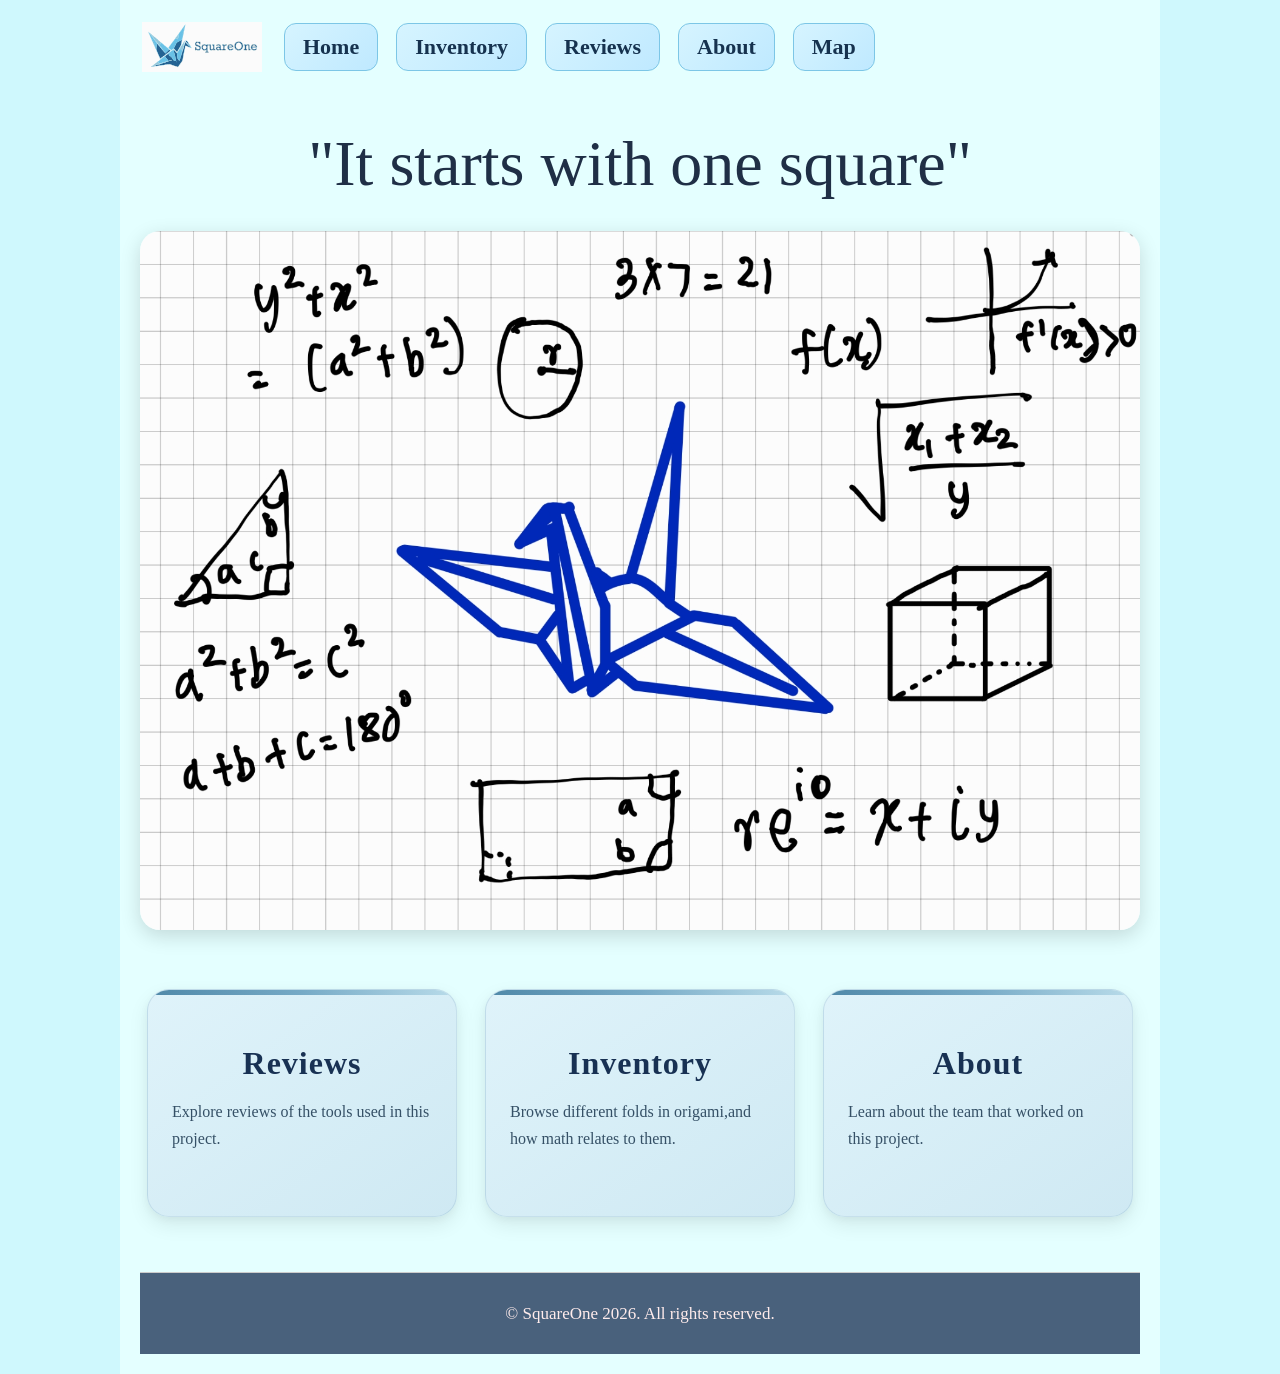
<file: index.html>
<!DOCTYPE html>
<html lang="en">
<head>
  <meta charset="UTF-8" />
  <meta name="viewport" content="width=device-width, initial-scale=1.0" />
  <title>SquareOne</title>
  <link rel="stylesheet" href="squareone.css" />
</head>

<body>
  <div class="wrapper">

    <header class="site-header">
      <a class="site-logo" href="index.html" aria-label="Logo">
        <img src="images/logo.svg" alt="logo" class="logo">
      </a>

      <nav class="site-nav" aria-label="Site navigation">
        <a href="index.html">Home</a>
        <a href="inventory.html">Inventory</a>
        <a href="reviews.html">Reviews</a>
        <a href="about.html">About</a>
        <a href="map.html">Map</a>
      </nav>
    </header>

    <main>

      <section class="hero">
        <h1>"It starts with one square"</h1>

        <img 
          src="images/cranehome.jpg" 
          alt="Origami artwork" 
          class="hero-image"
        >
      </section>

      <section class="home-cards">

        <a href="reviews.html" class="home-card">
          <h2>Reviews</h2>
          <p>
            Explore reviews of the tools used in this project.
          </p>
        </a>

        <a href="inventory.html" class="home-card">
          <h2>Inventory</h2>
          <p>
            Browse different folds in origami,and how math relates to them.
          </p>
        </a>

        <a href="about.html" class="home-card">
          <h2>About</h2>
          <p>
            Learn about the team that worked on this project.
          </p>
        </a>

      </section>

    </main>

    <footer id="site-footer">
      <p>&copy; SquareOne 2026. All rights reserved.</p>
    </footer>

  </div>
</body>
</html>
</file>
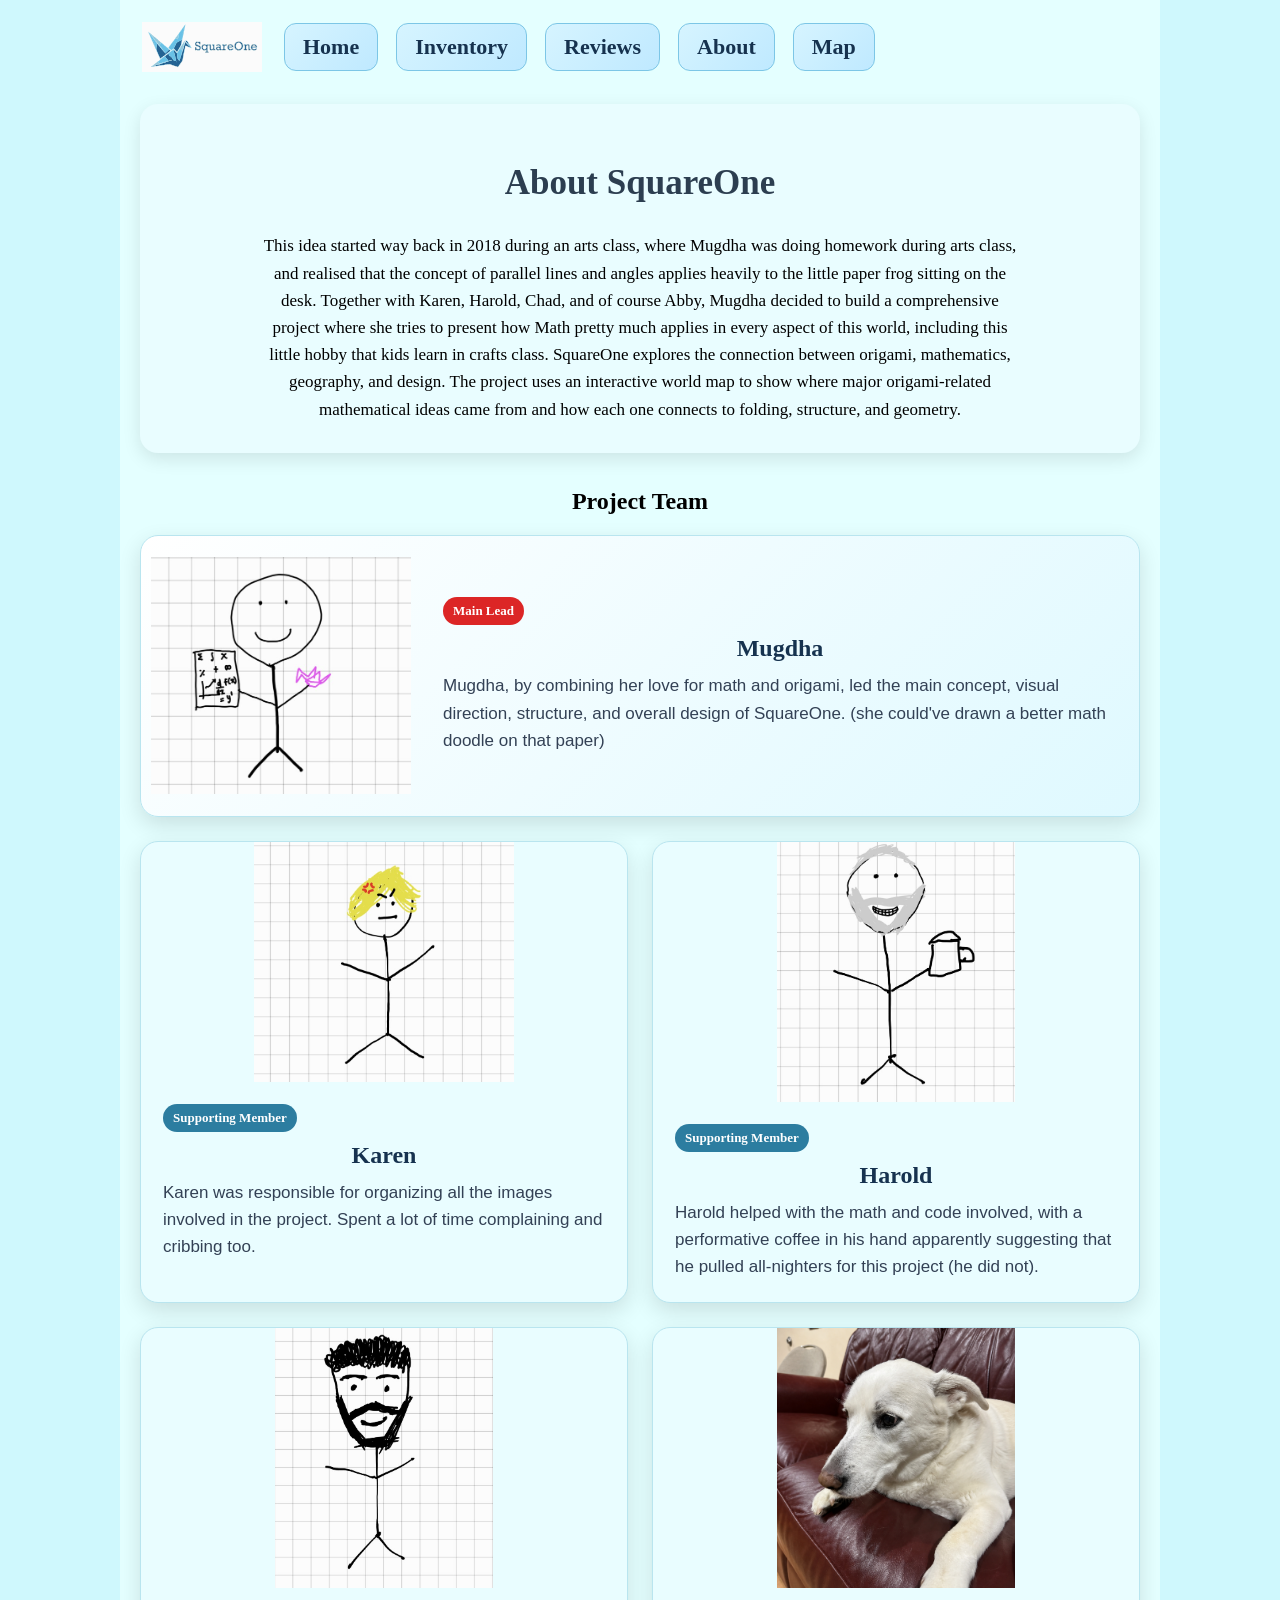
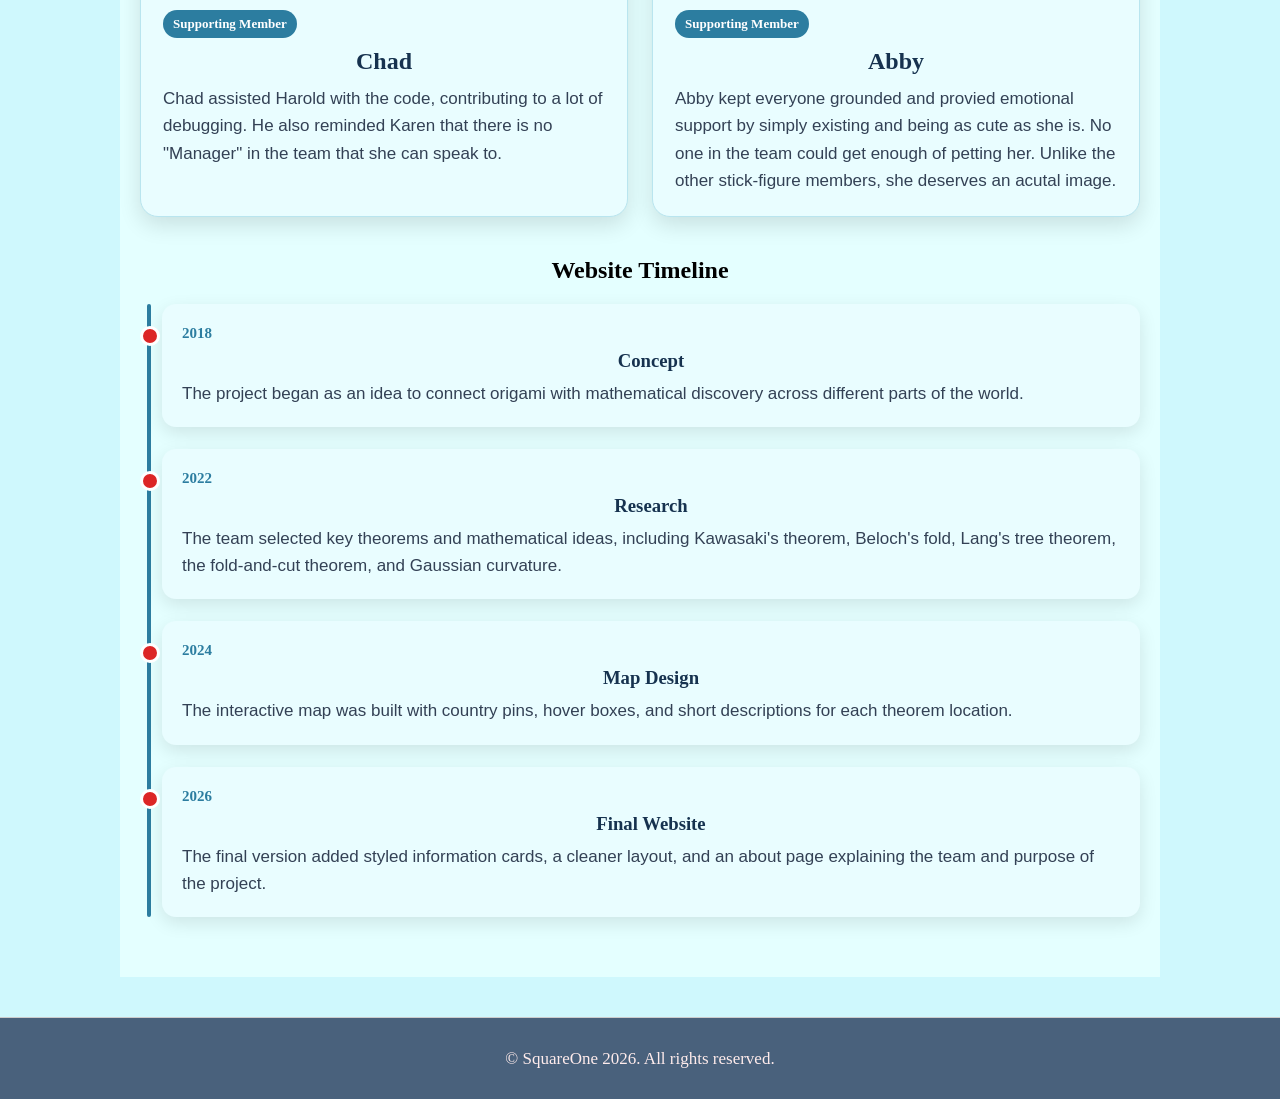
<file: about.html>
<!DOCTYPE html>
<html lang="en">
<head>
  <meta charset="UTF-8" />
  <meta name="viewport" content="width=device-width, initial-scale=1.0" />
  <title>About SquareOne</title>
  <link rel="stylesheet" href="squareone.css" />
</head>

<body>
  <div class="wrapper">
    <header class="site-header">
      <a class="site-logo" href="index.html" aria-label="Logo">
  <img src="images/logo.svg" alt="logo" class="logo">
</a>
           <nav class="site-nav" aria-label="Site navigation">
        <a href="index.html">Home</a>
        <a href="inventory.html">Inventory</a>
        <a href="reviews.html">Reviews</a>
        <a href="about.html">About</a>
        <a href="map.html">Map</a>
        
      </nav>
    </header>

    <main>
      <section class="about-hero">
        <h1>About SquareOne</h1>
        <p>
          
          This idea started way back in 2018 during an arts class, where Mugdha was
          doing homework during arts class, and realised that the concept of parallel
          lines and angles applies heavily to the little paper frog sitting on the desk.
          Together with Karen, Harold, Chad, and of course Abby, Mugdha decided to build 
          a comprehensive project where she tries to present how Math pretty much applies
          in every aspect of this world, including this little hobby that kids learn in
          crafts class.
          SquareOne explores the connection between origami, mathematics, geography,
          and design. The project uses an interactive world map to show where major
          origami-related mathematical ideas came from and how each one connects to
          folding, structure, and geometry.
        </p>
      </section>

      <section class="team-section">
        <h2>Project Team</h2>

        <div class="team-grid">
          <article class="team-card lead-card">
            <img src="images/mugdha.jpg" alt="Placeholder portrait of Mugdha" />
            <div class="team-info">
              <span class="role-tag lead">Main Lead</span>
              <h3>Mugdha</h3>
              <p>
                Mugdha, by combining her love for math and origami, led the main concept, visual direction, structure, and overall
                design of SquareOne. (she could've drawn a better math doodle on that paper)
              </p>
            </div>
          </article>

          <article class="team-card">
            <img src="images/karen_image.jpg" alt="Placeholder portrait of Karen" />
            <div class="team-info">
              <span class="role-tag">Supporting Member</span>
              <h3>Karen</h3>
              <p>
  Karen was responsible for organizing all the images involved in the project. Spent a lot of time complaining and cribbing too.
</p>
</div>
</article>
          <article class="team-card">
            <img src="images/harold.jpg" alt="Placeholder portrait of Harold" />
            <div class="team-info">
              <span class="role-tag">Supporting Member</span>
              <h3>Harold</h3>
              <p>
                Harold helped with the math and code involved, with a performative coffee in his hand apparently suggesting that he pulled all-nighters for this project (he did not).
              </p>
            </div>
          </article>

          <article class="team-card">
            <img src="images/chad.jpg" alt="Placeholder portrait of Chad" />
            <div class="team-info">
              <span class="role-tag">Supporting Member</span>
              <h3>Chad</h3>
              <p>
                Chad assisted Harold with the code, contributing to a lot of debugging. He also reminded Karen that there is no "Manager" in the team that she can speak to.
              </p>
            </div>
          </article>

            <article class="team-card">
            <img src="images/abby.png" alt="Placeholder portrait of Abby" />
            <div class="team-info">
              <span class="role-tag">Supporting Member</span>
              <h3>Abby</h3>
              <p>
              Abby kept everyone grounded and provied emotional support by simply existing and being as cute as she is. No one in the team could get enough of petting her. Unlike the other stick-figure members, she deserves an acutal image.
            </div>
          </article>
          
        </div>
      </section>

      <section class="timeline-section">
        <h2>Website Timeline</h2>

        <div class="timeline">
          <article class="timeline-item">
            <span class="timeline-date">2018</span>
            <h3>Concept</h3>
            <p>
              The project began as an idea to connect origami with mathematical discovery
              across different parts of the world.
            </p>
          </article>

          <article class="timeline-item">
            <span class="timeline-date">2022</span>
            <h3>Research</h3>
            <p>
              The team selected key theorems and mathematical ideas, including Kawasaki's
              theorem, Beloch's fold, Lang's tree theorem, the fold-and-cut theorem, and
              Gaussian curvature.
            </p>
          </article>

          <article class="timeline-item">
            <span class="timeline-date">2024</span>
            <h3>Map Design</h3>
            <p>
              The interactive map was built with country pins, hover boxes, and short
              descriptions for each theorem location.
            </p>
          </article>

          <article class="timeline-item">
            <span class="timeline-date">2026</span>
            <h3>Final Website</h3>
            <p>
              The final version added styled information cards, a cleaner layout, and
              an about page explaining the team and purpose of the project.
            </p>
          </article>
        </div>
      </section>
    </main>
  </div>
   <footer id="site-footer">
  <p>&copy; SquareOne 2026. All rights reserved.</p>
</footer>
</body>
</html>
</file>
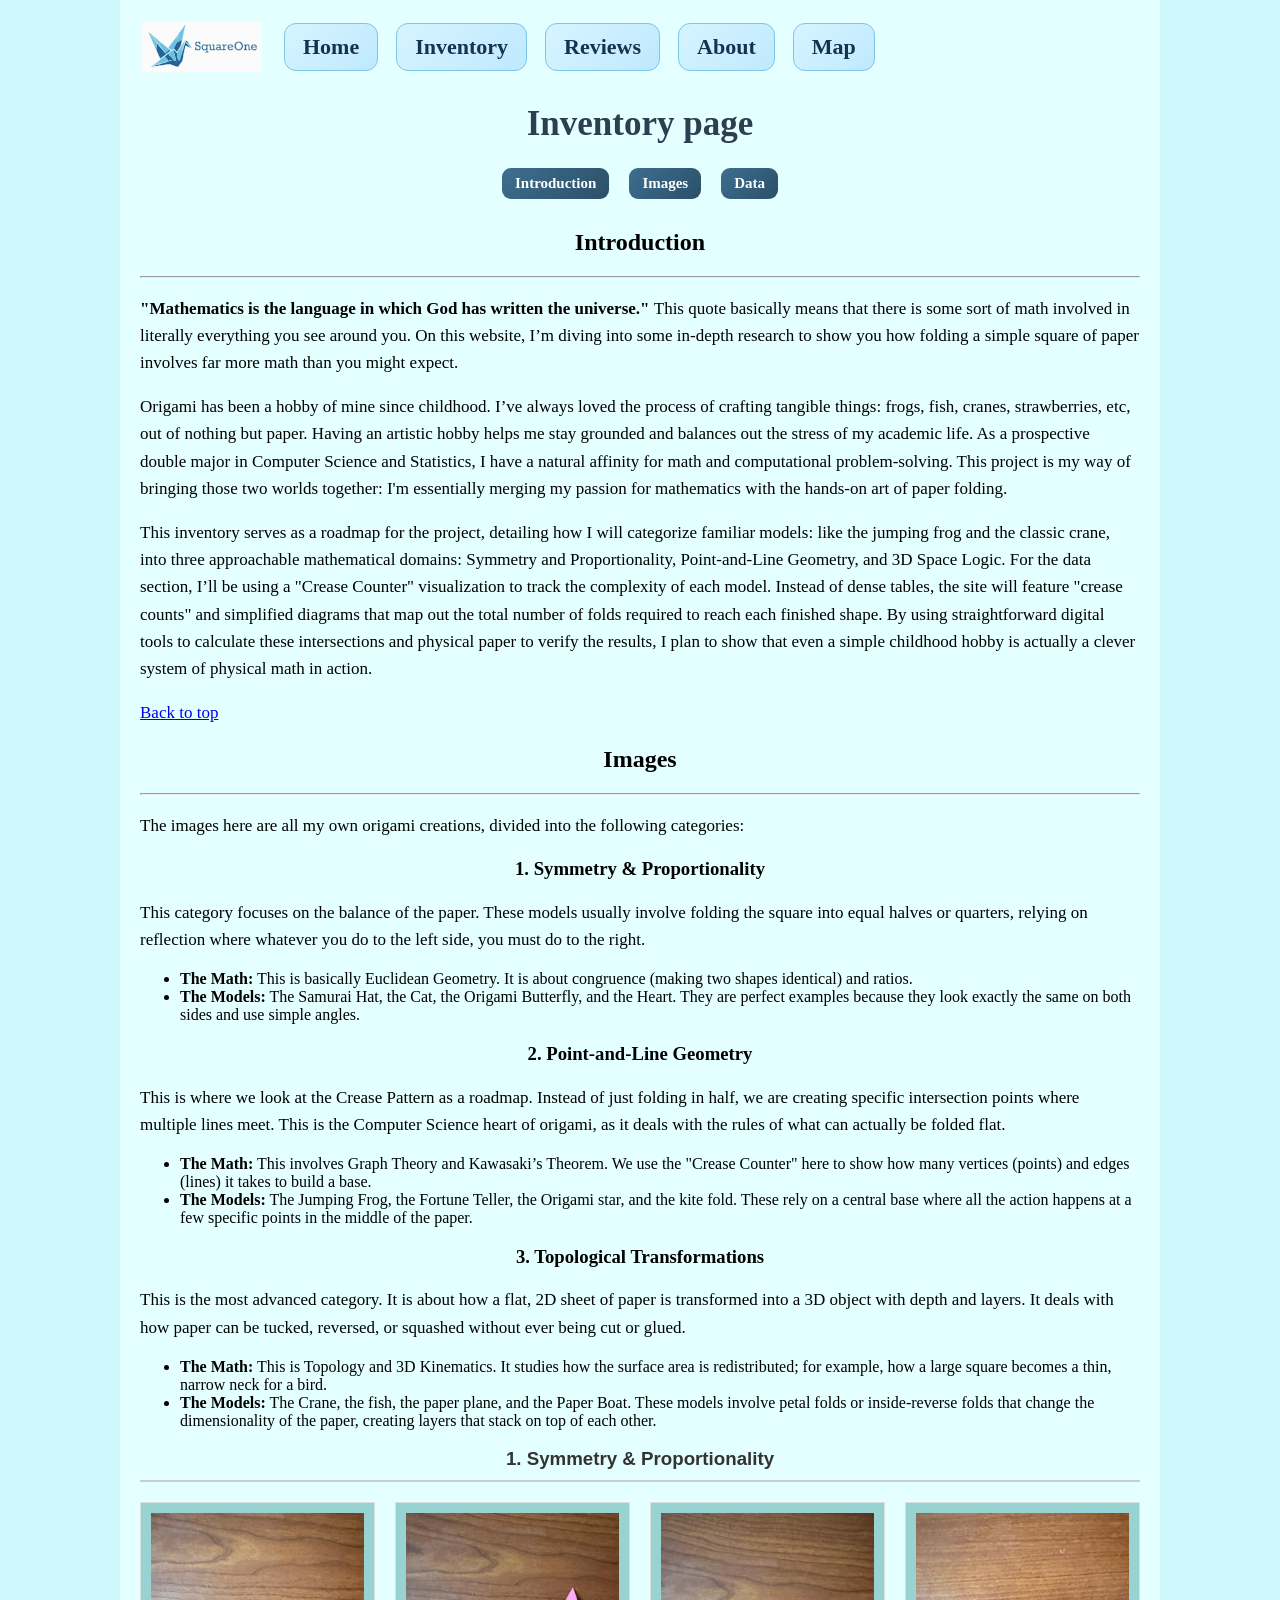
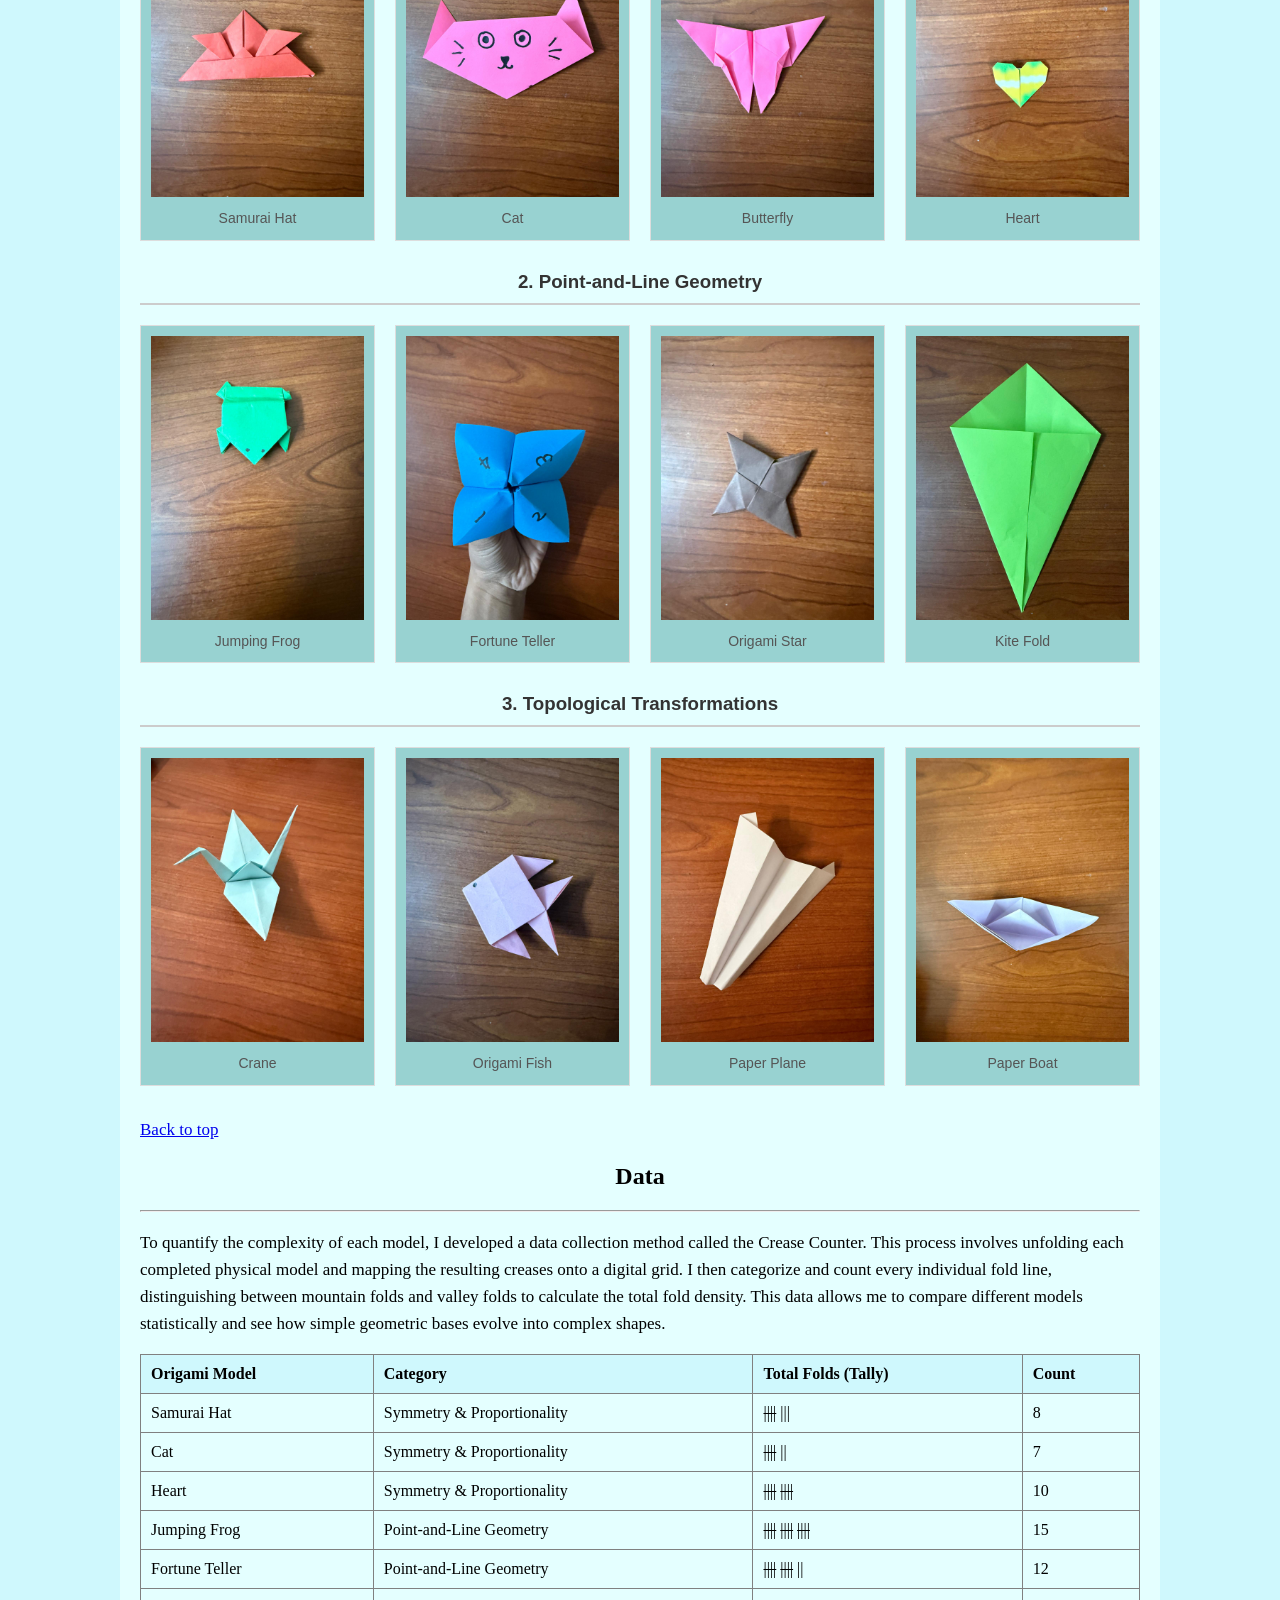
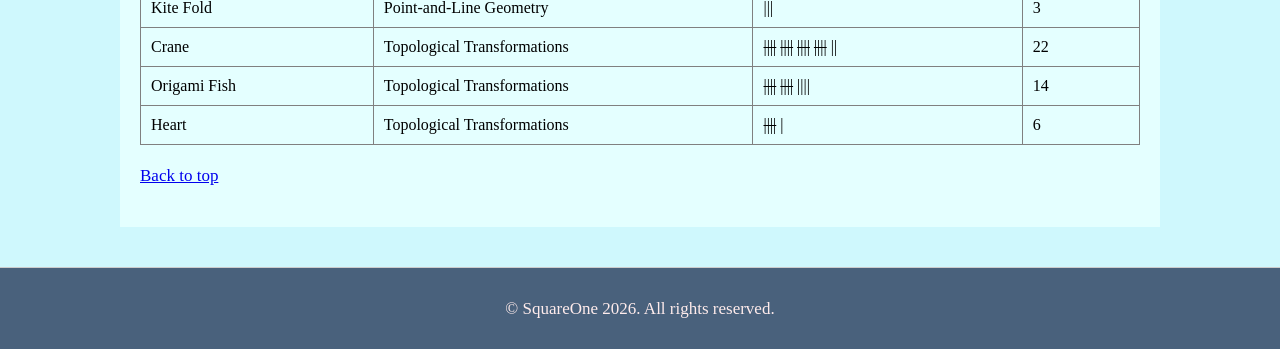
<file: inventory.html>
<!DOCTYPE html>
<html lang="en">
<head>
  <meta charset="UTF-8">
  <meta name="viewport" content="width=device-width, initial-scale=1.0">
  <title>Inventory | SqureOne</title>
  <link rel="stylesheet" href="squareone.css">
</head>
<body id="top">

  <div class="wrapper">
  <main>
        <header class="site-header">
       <a class="site-logo" href="index.html" aria-label="Logo">
  <img src="images/logo.svg" alt="logo" class="logo">
</a>

        <nav class="site-nav" aria-label="Site navigation">
        <a href="index.html">Home</a>
        <a href="inventory.html">Inventory</a>
        <a href="reviews.html">Reviews</a>
        <a href="about.html">About</a>
        
        <a href="map.html">Map</a>
        
      </nav>


    </header>
    <h1>Inventory page </h1>

 
    
       <nav class="page-nav">
      <a href="#introduction">Introduction</a>
      <a href="#images">Images</a>
      <a href="#data">Data</a>
    </nav>
    <article id="introduction">
    <h2>Introduction</h2>
        <hr>
    <p><Strong>"Mathematics is the language in which God has written the universe." </Strong>
This quote basically means that there is some sort of math involved in literally 
everything you see around you. On this website, I’m diving into some in-depth 
research to show you how folding a simple square of paper involves far more math than you might expect. </p>

<p>Origami has been a hobby of mine since childhood. 
I’ve always loved the process of crafting tangible things: frogs, 
fish, cranes, strawberries, etc, out of nothing but paper. Having an artistic
 hobby helps me stay grounded and balances out the stress of my academic 
 life. As a prospective double major in Computer Science and Statistics, 
 I have a natural affinity for math and computational problem-solving. 
 This project is my way of bringing those two worlds together:
 I'm essentially merging my passion for mathematics with the hands-on 
 art of paper folding.</p>
 <p>This inventory serves as a roadmap for the project, 
detailing how I will categorize familiar models: like the jumping frog and 
the classic crane, into three approachable mathematical domains: Symmetry and
 Proportionality, Point-and-Line Geometry, and 3D Space Logic. For the data 
 section, I’ll be using a "Crease Counter" visualization to track the 
 complexity of each model. Instead of dense tables, the site will feature 
 "crease counts" and simplified diagrams that map out the total number of 
 folds required to reach each finished shape. By using straightforward digital 
 tools to calculate these intersections and physical paper to verify the 
 results, I plan to show that even a simple childhood hobby is actually a 
 clever system of physical math in action.</p>
</article>
 <p><a href="#top">Back to top</a></p>


 <section id="images">
    <h2>Images</h2>
    <hr>
    <p>The images here are all my own origami creations, divided into the following categories:</p>
    <h3>1. Symmetry & Proportionality</h3>
<p>This category focuses on the balance of the paper. These models usually involve folding the square into equal halves or quarters, relying on reflection where whatever you do to the left side, you must do to the right.</p>
<ul>
    <li><strong>The Math:</strong> This is basically Euclidean Geometry. It is about congruence (making two shapes identical) and ratios.</li>
    <li><strong>The Models:</strong> The Samurai Hat, the Cat, the Origami Butterfly, and the Heart. They are perfect examples because they look exactly the same on both sides and use simple angles.</li>
</ul>

<h3>2. Point-and-Line Geometry</h3>
<p>This is where we look at the Crease Pattern as a roadmap. Instead of just folding in half, we are creating specific intersection points where multiple lines meet. This is the Computer Science heart of origami, as it deals with the rules of what can actually be folded flat.</p>
<ul>
    <li><strong>The Math:</strong> This involves Graph Theory and Kawasaki’s Theorem. We use the "Crease Counter" here to show how many vertices (points) and edges (lines) it takes to build a base.</li>
    <li><strong>The Models:</strong> The Jumping Frog, the Fortune Teller, the Origami star, and the kite fold. These rely on a central base where all the action happens at a few specific points in the middle of the paper.</li>
</ul>

<h3>3. Topological Transformations</h3>
<p>This is the most advanced category. It is about how a flat, 2D sheet of paper is transformed into a 3D object with depth and layers. It deals with how paper can be tucked, reversed, or squashed without ever being cut or glued.</p>
<ul>
    <li><strong>The Math:</strong> This is Topology and 3D Kinematics. It studies how the surface area is redistributed; for example, how a large square becomes a thin, narrow neck for a bird.</li>
    <li><strong>The Models:</strong> The Crane, the fish, the paper plane, and the Paper Boat. These models involve petal folds or inside-reverse folds that change the dimensionality of the paper, creating layers that stack on top of each other.</li>
</ul>
<div class="origami-category">
    <h3 class="category-title">1. Symmetry & Proportionality</h3>
    <div class="image-grid">
        <div class="grid-item">
            <img src="images/samurai-hat.jpeg" alt="Origami Samurai Hat">
            <p>Samurai Hat</p>
        </div>
        <div class="grid-item">
            <img src="images/cat.jpeg" alt="Origami Cat">
            <p>Cat</p>
        </div>
        <div class="grid-item">
            <img src="images/butterfly.jpeg" alt="Origami Butterfly">
            <p>Butterfly</p>
        </div>
        <div class="grid-item">
            <img src="images/heart.jpeg" alt="Origami Heart">
            <p>Heart</p>
        </div>
    </div>
</div>

<div class="origami-category">
    <h3 class="category-title">2. Point-and-Line Geometry</h3>
    <div class="image-grid">
        <div class="grid-item">
            <img src="images/frog.jpeg" alt="Origami Jumping Frog">
            <p>Jumping Frog</p>
        </div>
        <div class="grid-item">
            <img src="images/fortune-teller.jpeg" alt="Origami Fortune Teller">
            <p>Fortune Teller</p>
        </div>
        <div class="grid-item">
            <img src="images/star.jpeg" alt="Origami Star">
            <p>Origami Star</p>
        </div>
        <div class="grid-item">
            <img src="images/kite.jpeg" alt="Origami Kite Fold">
            <p>Kite Fold</p>
        </div>
    </div>
</div>

<div class="origami-category">
    <h3 class="category-title">3. Topological Transformations</h3>
    <div class="image-grid">
        <div class="grid-item">
            <img src="images/crane.jpeg" alt="Origami Crane">
            <p>Crane</p>
        </div>
        <div class="grid-item">
            <img src="images/fish.jpeg" alt="Origami Fish">
            <p>Origami Fish</p>
        </div>
        <div class="grid-item">
            <img src="images/plane.jpeg" alt="Origami Paper Plane">
            <p>Paper Plane</p>
        </div>
        <div class="grid-item">
            <img src="images/paper-boat.jpeg" alt="Origami Paper Boat">
            <p>Paper Boat</p>
        </div>
    </div>
</div>

 </section>

 <p><a href="#top">Back to top</a></p>


<section id="data">
    <h2>Data</h2>
    <hr>
    <p>To quantify the complexity of each model, I developed a data collection method called the Crease Counter. This process involves unfolding each completed physical model and mapping the resulting creases onto a digital grid. I then categorize and count every individual fold line, distinguishing between mountain folds and valley folds to calculate the total fold density. This data allows me to compare different models statistically and see how simple geometric bases evolve into complex shapes.</p>

    <table border="1" style="width:100%; border-collapse: collapse; text-align: left;">
        <thead>
            <tr style="background-color:#cff8fd;">
                <th style="padding: 10px;">Origami Model</th>
                <th style="padding: 10px;">Category</th>
                <th style="padding: 10px;">Total Folds (Tally)</th>
                <th style="padding: 10px;">Count</th>
            </tr>
        </thead>
        <tbody>
            <tr>
                <td style="padding: 10px;">Samurai Hat</td>
                <td style="padding: 10px;">Symmetry & Proportionality</td>
                <td style="padding: 10px;"><s>||||</s> |||</td>
                <td style="padding: 10px;">8</td>
            </tr>
            <tr>
                <td style="padding: 10px;">Cat</td>
                <td style="padding: 10px;">Symmetry & Proportionality</td>
                <td style="padding: 10px;"><s>||||</s> ||</td>
                <td style="padding: 10px;">7</td>
            </tr>
            <tr>
                <td style="padding: 10px;">Heart</td>
                <td style="padding: 10px;">Symmetry & Proportionality</td>
                <td style="padding: 10px;"><s>||||</s> <s>||||</s></td>
                <td style="padding: 10px;">10</td>
            </tr>
            <tr>
                <td style="padding: 10px;">Jumping Frog</td>
                <td style="padding: 10px;">Point-and-Line Geometry</td>
                <td style="padding: 10px;"><s>||||</s> <s>||||</s> <s>||||</s></td>
                <td style="padding: 10px;">15</td>
            </tr>
            <tr>
                <td style="padding: 10px;">Fortune Teller</td>
                <td style="padding: 10px;">Point-and-Line Geometry</td>
                <td style="padding: 10px;"><s>||||</s> <s>||||</s> ||</td>
                <td style="padding: 10px;">12</td>
            </tr>
            <tr>
                <td style="padding: 10px;">Kite Fold</td>
                <td style="padding: 10px;">Point-and-Line Geometry</td>
                <td style="padding: 10px;">|||</td>
                <td style="padding: 10px;">3</td>
            </tr>
            <tr>
                <td style="padding: 10px;">Crane</td>
                <td style="padding: 10px;">Topological Transformations</td>
                <td style="padding: 10px;"><s>||||</s> <s>||||</s> <s>||||</s> <s>||||</s> ||</td>
                <td style="padding: 10px;">22</td>
            </tr>
            <tr>
                <td style="padding: 10px;">Origami Fish</td>
                <td style="padding: 10px;">Topological Transformations</td>
                <td style="padding: 10px;"><s>||||</s> <s>||||</s> ||||</td>
                <td style="padding: 10px;">14</td>
            </tr>
            <tr>
                <td style="padding: 10px;">Heart</td>
                <td style="padding: 10px;">Topological Transformations</td>
                <td style="padding: 10px;"><s>||||</s> |</td>
                <td style="padding: 10px;">6</td>
            </tr>
        </tbody>
    </table>
</section>
<p><a href="#top">Back to top</a></p>
  
    </main>
  </div>
    <footer id="site-footer">
  <p>&copy; SquareOne 2026. All rights reserved.</p>
</footer>
</body>
</html>
</file>
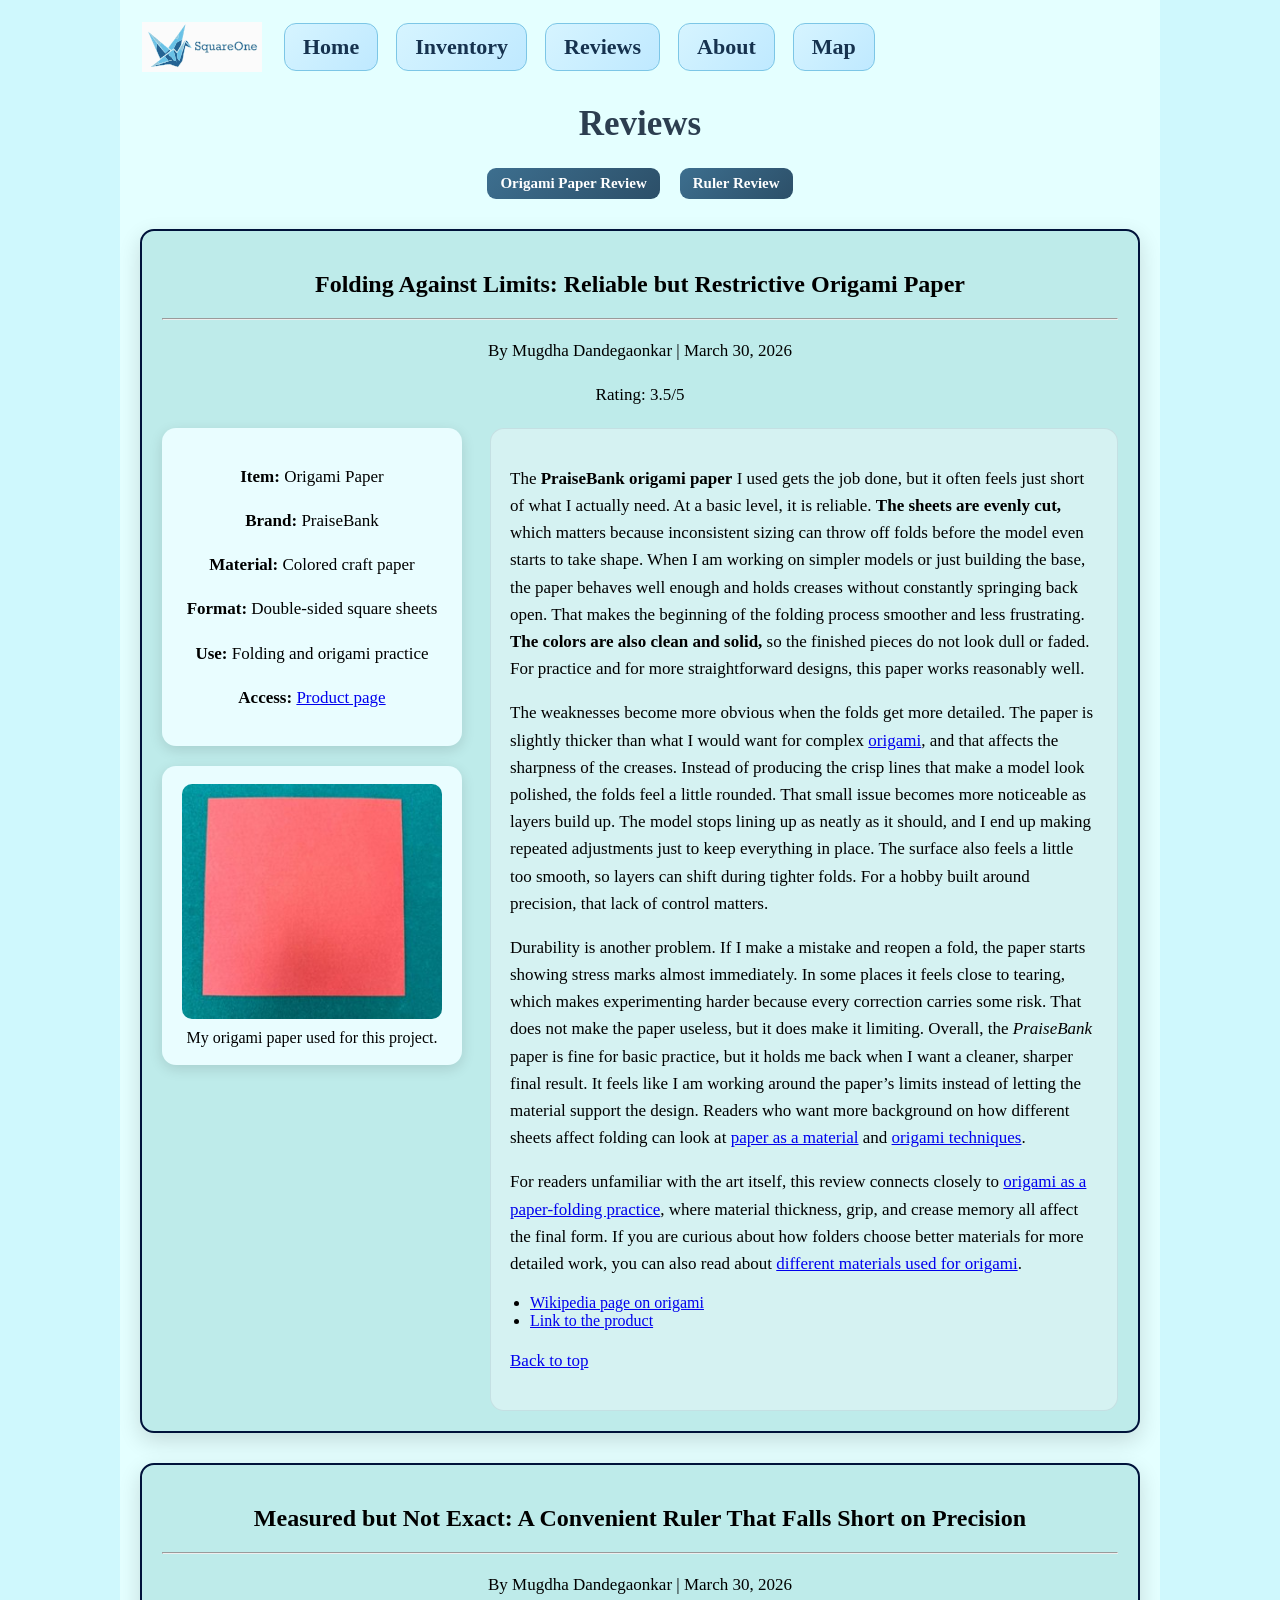
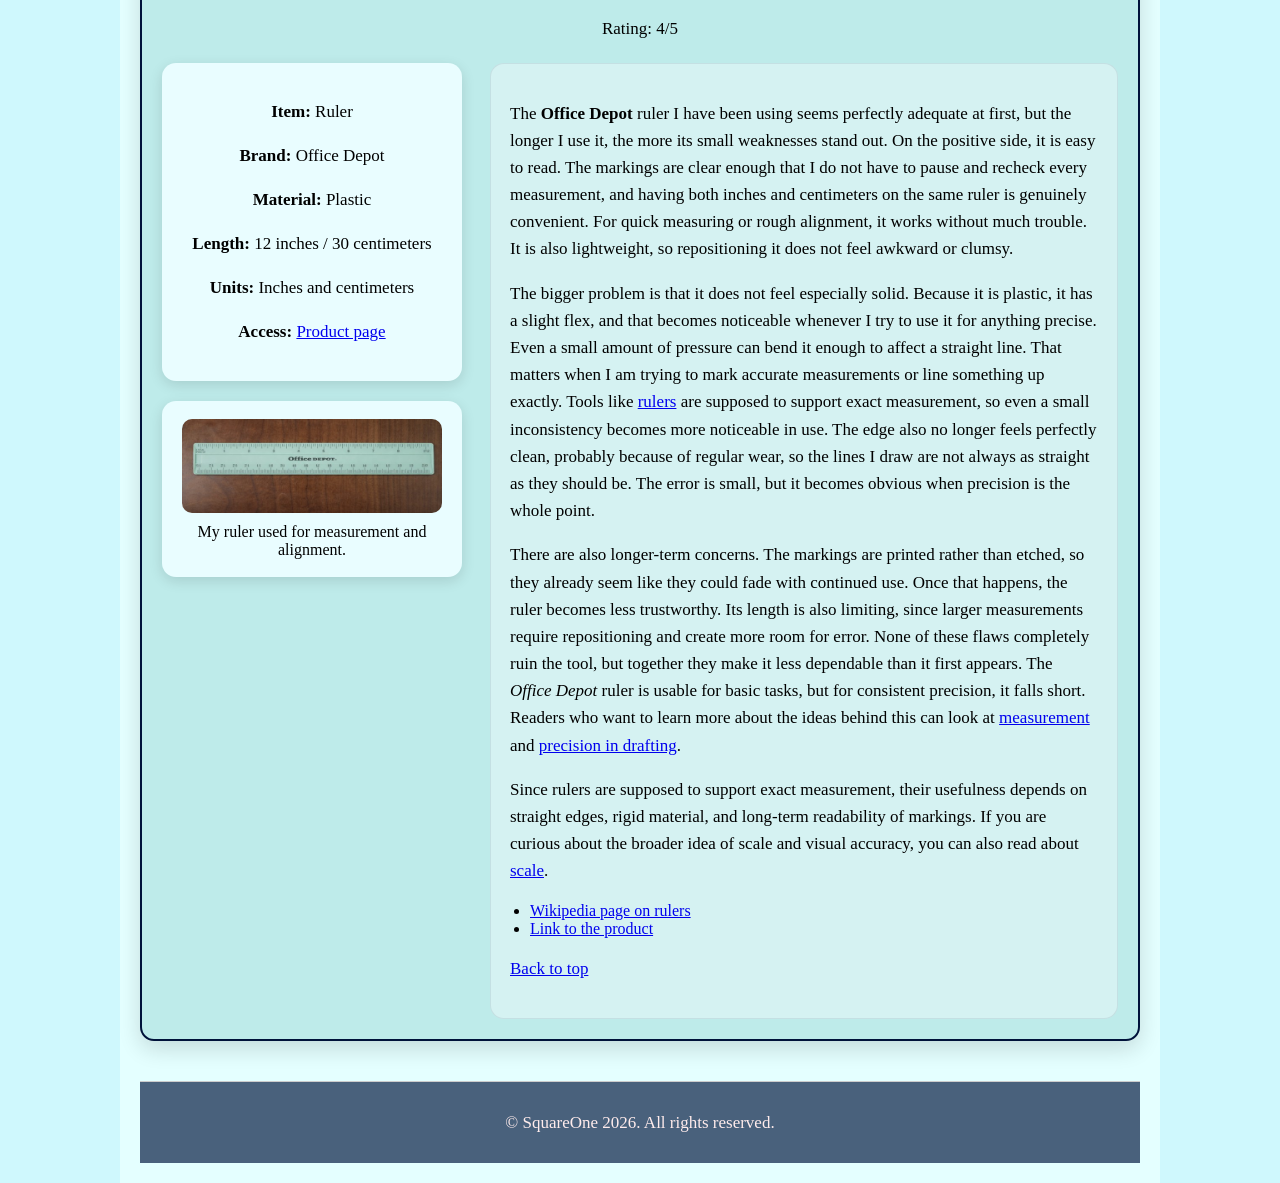
<file: reviews.html>
<!DOCTYPE html>
<html lang="en">
<head>
  <meta charset="UTF-8">
  <meta name="viewport" content="width=device-width, initial-scale=1.0">
  <title>Reviews | SquareOne</title>
  <link rel="stylesheet" href="squareone.css">
</head>
<body id="top">

  <div class="wrapper">
    <main>

      <header class="site-header">
        <a class="site-logo" href="index.html" aria-label="Logo">
          <img src="images/logo.svg" alt="logo" class="logo">
        </a>

        <nav class="site-nav" aria-label="Site navigation">
          <a href="index.html">Home</a>
          <a href="inventory.html">Inventory</a>
          <a href="reviews.html">Reviews</a>
          <a href="about.html">About</a>
          <a href="map.html">Map</a>
          
        </nav>
      </header>

      <h1>Reviews</h1>

      <nav class="page-nav">
        <a href="#paper-review">Origami Paper Review</a>
        <a href="#ruler-review">Ruler Review</a>
      </nav>

      <section class="reviews">

        <article id="paper-review">
          <h2>Folding Against Limits: Reliable but Restrictive Origami Paper</h2>
          <hr>
          <p class="byline">By Mugdha Dandegaonkar | March 30, 2026</p>
          <p class="rating">Rating: 3.5/5</p>

          <div class="review-layout">
            <div class="review-left">
              <section class="item-info">
                <p><strong>Item:</strong> Origami Paper</p>
                <p><strong>Brand:</strong> PraiseBank</p>
                <p><strong>Material:</strong> Colored craft paper</p>
                <p><strong>Format:</strong> Double-sided square sheets</p>
                <p><strong>Use:</strong> Folding and origami practice</p>
                <p><strong>Access:</strong> <a href="https://www.amazon.com/Origami-220pcs-Colors-Double-instruction/dp/B0D5YCSCRM/ref=sr_1_8?crid=2ZYZMKJFEGIDC&dib=eyJ2IjoiMSJ9.[base64]._2VHlo9Vh-GzaVMZoHT8GvB-DBnAh_kpVn8r71OFtc4&dib_tag=se&keywords=origami%2Bpaper&qid=1774844286&sprefix=%2Caps%2C88&sr=8-8&th=1" target="_blank">Product page</a></p>
              </section>

              <figure>
                <img src="images/paper.jpg" alt="Sheets of origami paper used for folding models">
                <figcaption>My origami paper used for this project.</figcaption>
              </figure>
            </div>

            <div class="review-right">
              <p>
                The <strong>PraiseBank origami paper</strong> I used gets the job done, but it often feels
                just short of what I actually need. At a basic level, it is reliable. <strong>The sheets are evenly cut,</strong>
                which matters because inconsistent sizing can throw off folds before the model even starts to take shape.
                When I am working on simpler models or just building the base, the paper behaves well enough and holds
                creases without constantly springing back open. That makes the beginning of the folding process smoother
                and less frustrating. <strong>The colors are also clean and solid,</strong> so the finished pieces do not look dull or faded.
                For practice and for more straightforward designs, this paper works reasonably well.
              </p>

              <p>
                The weaknesses become more obvious when the folds get more detailed. The paper is slightly thicker than
                what I would want for complex <a href="https://en.wikipedia.org/wiki/Origami" target="_blank">origami</a>, and that affects the sharpness of the creases.
                Instead of producing the crisp lines that make a model look polished, the folds feel a little rounded.
                That small issue becomes more noticeable as layers build up. The model stops lining up as neatly as it should,
                and I end up making repeated adjustments just to keep everything in place. The surface also feels a little
                too smooth, so layers can shift during tighter folds. For a hobby built around precision, that lack of
                control matters.
              </p>

              <p>
                Durability is another problem. If I make a mistake and reopen a fold, the paper starts showing stress marks
                almost immediately. In some places it feels close to tearing, which makes experimenting harder because every
                correction carries some risk. That does not make the paper useless, but it does make it limiting. Overall,
                the <em>PraiseBank</em> paper is fine for basic practice, but it holds me back when I want a cleaner,
                sharper final result. It feels like I am working around the paper’s limits instead of letting the material
                support the design. Readers who want more background on how different sheets affect folding can look at
                <a href="https://en.wikipedia.org/wiki/Paper" target="_blank">paper as a material</a> and
                <a href="https://en.wikipedia.org/wiki/Origami_techniques" target="_blank">origami techniques</a>.
              </p>

              <p>
                For readers unfamiliar with the art itself, this review connects closely to
                <a href="https://en.wikipedia.org/wiki/Origami" target="_blank">origami as a paper-folding practice</a>,
                where material thickness, grip, and crease memory all affect the final form. If you are curious about how
                folders choose better materials for more detailed work, you can also read about
                <a href="https://en.wikipedia.org/wiki/Materials_for_origami" target="_blank">different materials used for origami</a>.
              </p>

              <ul>
                <li><a href="https://en.wikipedia.org/wiki/Origami" target="_blank">Wikipedia page on origami</a></li>
                <li><a href="https://www.amazon.com/Origami-220pcs-Colors-Double-instruction/dp/B0D5YCSCRM/ref=sr_1_8?crid=2ZYZMKJFEGIDC&dib=eyJ2IjoiMSJ9.[base64]._2VHlo9Vh-GzaVMZoHT8GvB-DBnAh_kpVn8r71OFtc4&dib_tag=se&keywords=origami%2Bpaper&qid=1774844286&sprefix=%2Caps%2C88&sr=8-8&th=1" target="_blank">Link to the product</a></li>
              </ul>

              <p><a href="#top">Back to top</a></p>
            </div>
          </div>
        </article>

        <article id="ruler-review">
          <h2>Measured but Not Exact: A Convenient Ruler That Falls Short on Precision</h2>
          <hr>
          <p class="byline">By Mugdha Dandegaonkar | March 30, 2026</p>
          <p class="rating">Rating: 4/5</p>

          <div class="review-layout">
            <div class="review-left">
              <section class="item-info">
                <p><strong>Item:</strong> Ruler</p>
                <p><strong>Brand:</strong> Office Depot</p>
                <p><strong>Material:</strong> Plastic</p>
                <p><strong>Length:</strong> 12 inches / 30 centimeters</p>
                <p><strong>Units:</strong> Inches and centimeters</p>
                <p><strong>Access:</strong> <a href="[PASTE RULER PRODUCT LINK HERE]" target="_blank">Product page</a></p>
              </section>

              <figure>
                <img src="images/ruler.jpg" alt="Plastic ruler used for measuring and lining up folds">
                <figcaption>My ruler used for measurement and alignment.</figcaption>
              </figure>
            </div>

            <div class="review-right">
              <p>
                The <strong>Office Depot</strong> ruler I have been using seems perfectly adequate at first,
                but the longer I use it, the more its small weaknesses stand out. On the positive side, it is easy to read.
                The markings are clear enough that I do not have to pause and recheck every measurement, and having both
                inches and centimeters on the same ruler is genuinely convenient. For quick measuring or rough alignment,
                it works without much trouble. It is also lightweight, so repositioning it does not feel awkward or clumsy.
              </p>

              <p>
                The bigger problem is that it does not feel especially solid. Because it is plastic, it has a slight flex,
                and that becomes noticeable whenever I try to use it for anything precise. Even a small amount of pressure
                can bend it enough to affect a straight line. That matters when I am trying to mark accurate measurements or
                line something up exactly. Tools like <a href="https://en.wikipedia.org/wiki/Ruler" target="_blank">rulers</a>
                are supposed to support exact measurement, so even a small inconsistency becomes more noticeable in use.
                The edge also no longer feels perfectly clean, probably because of regular wear, so the lines I draw are not
                always as straight as they should be. The error is small, but it becomes obvious when precision is the whole point.
              </p>

              <p>
                There are also longer-term concerns. The markings are printed rather than etched, so they already seem like
                they could fade with continued use. Once that happens, the ruler becomes less trustworthy. Its length is also
                limiting, since larger measurements require repositioning and create more room for error. None of these flaws
                completely ruin the tool, but together they make it less dependable than it first appears. The
                <em>Office Depot</em> ruler is usable for basic tasks, but for consistent precision, it falls short.
                Readers who want to learn more about the ideas behind this can look at
                <a href="https://en.wikipedia.org/wiki/Measurement" target="_blank">measurement</a> and
                <a href="https://en.wikipedia.org/wiki/Engineering_drawing" target="_blank">precision in drafting</a>.
              </p>

              <p>
                Since rulers are supposed to support exact measurement, their usefulness depends on straight edges,
                rigid material, and long-term readability of markings. If you are curious about the broader idea of scale
                and visual accuracy, you can also read about
                <a href="https://en.wikipedia.org/wiki/Scale_(ratio)" target="_blank">scale</a>.
              </p>

              <ul>
                <li><a href="https://en.wikipedia.org/wiki/Ruler" target="_blank">Wikipedia page on rulers</a></li>
                <li><a href="https://www.amazon.com/Office-Depot-Stainless-NB-20110510-Silver/dp/B00F63LTCY/ref=sr_1_1?crid=7IW4XSJSH58E&dib=eyJ2IjoiMSJ9.[base64].n3nvYOAAGh4GZTeWUkxS6N1vPVLPhHV0mkXPQs5wIqM&dib_tag=se&keywords=office+depot+ruler&qid=1774885504&sprefix=office+depot+ruler%2Caps%2C134&sr=8-1" target="_blank">Link to the product</a></li>
              </ul>

              <p><a href="#top">Back to top</a></p>
            </div>
          </div>
        </article>

      </section>

      <footer>
        <p>&copy; SquareOne 2026. All rights reserved.</p>
      </footer>

    </main>
  </div>
</body>
</html>
</file>
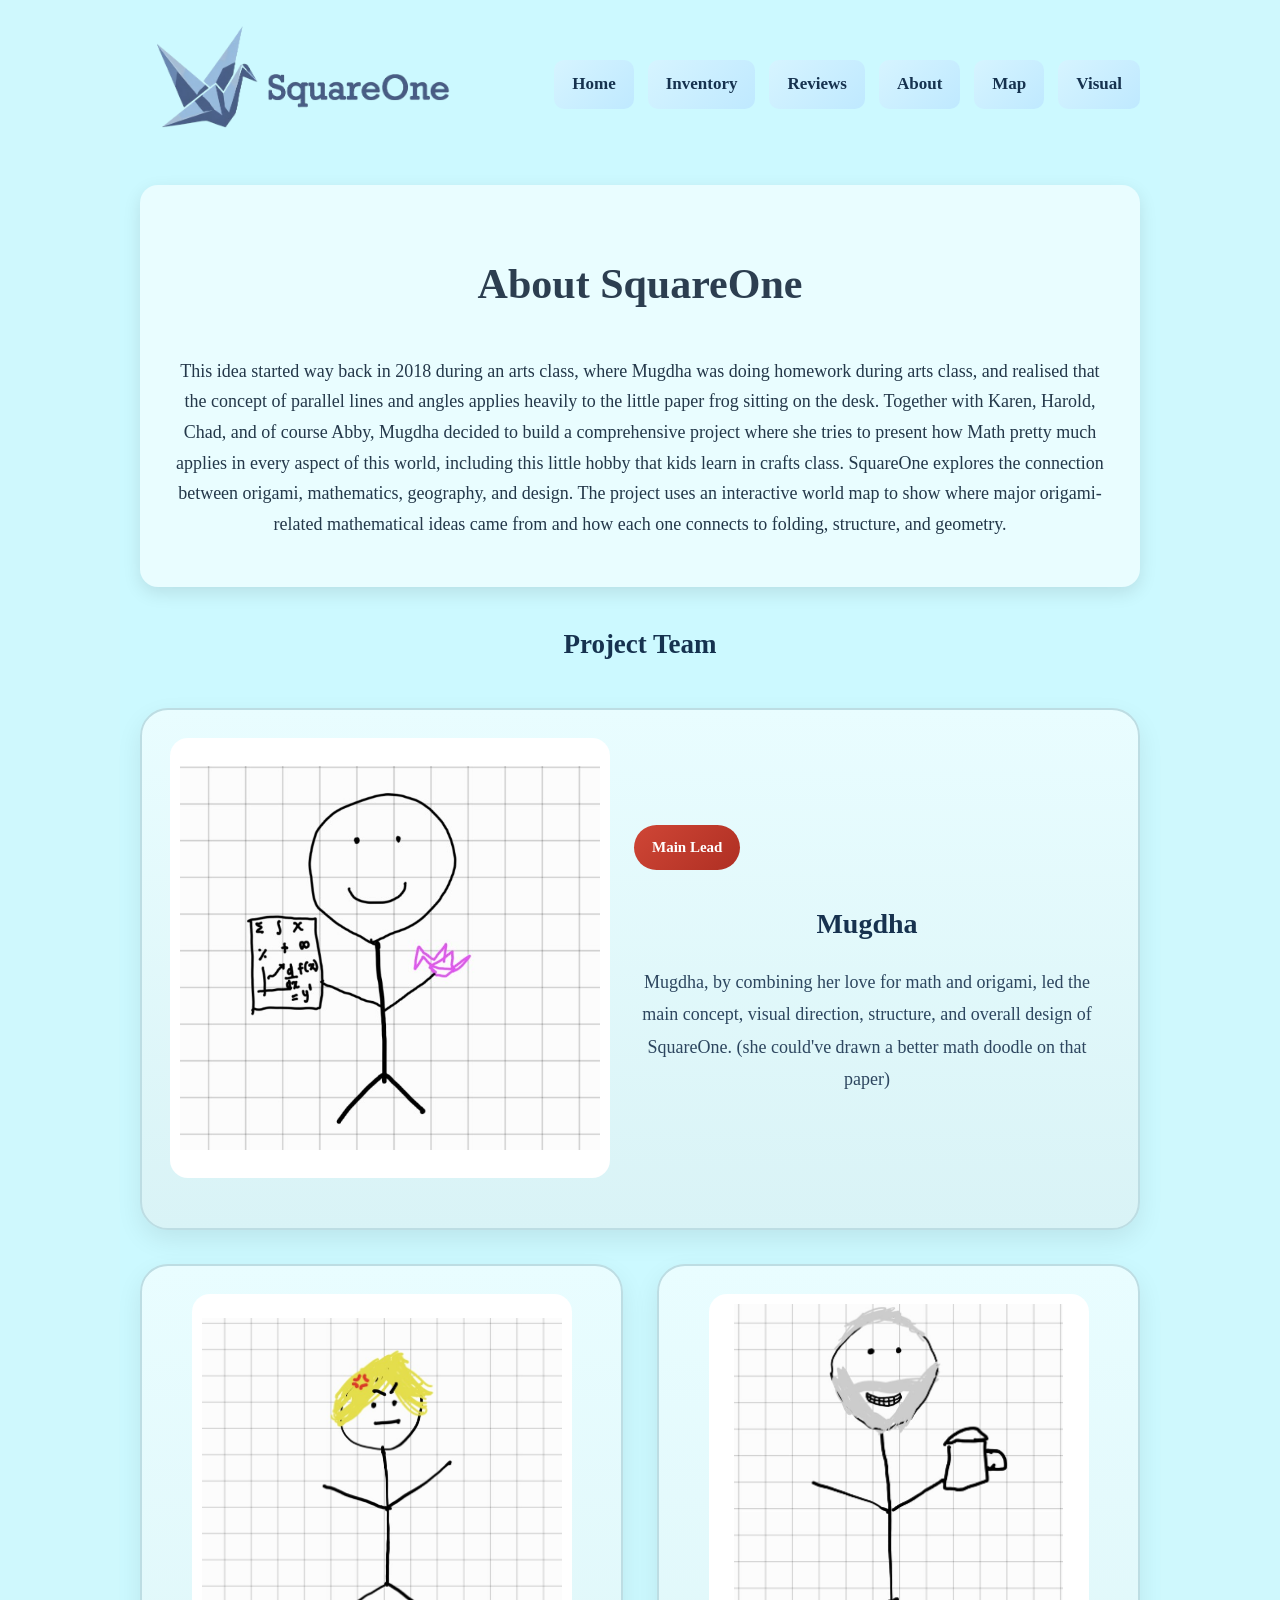
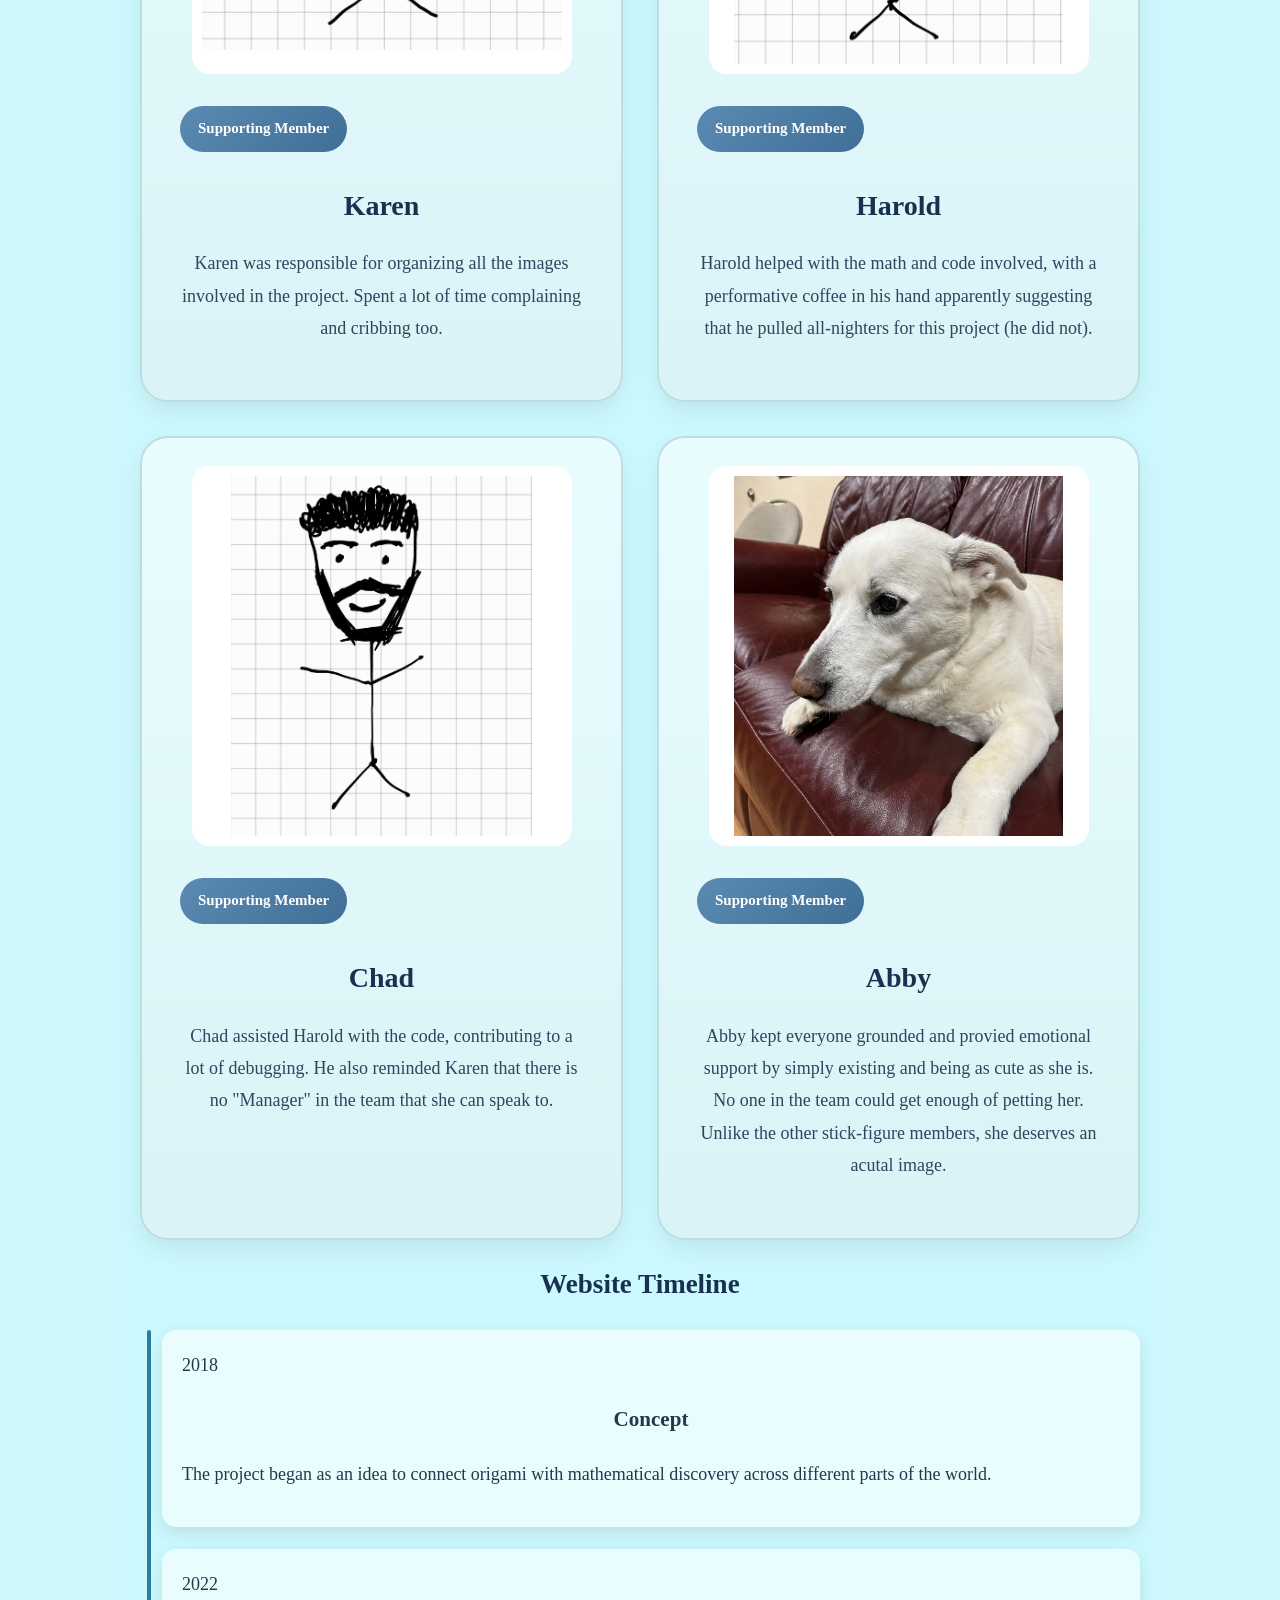
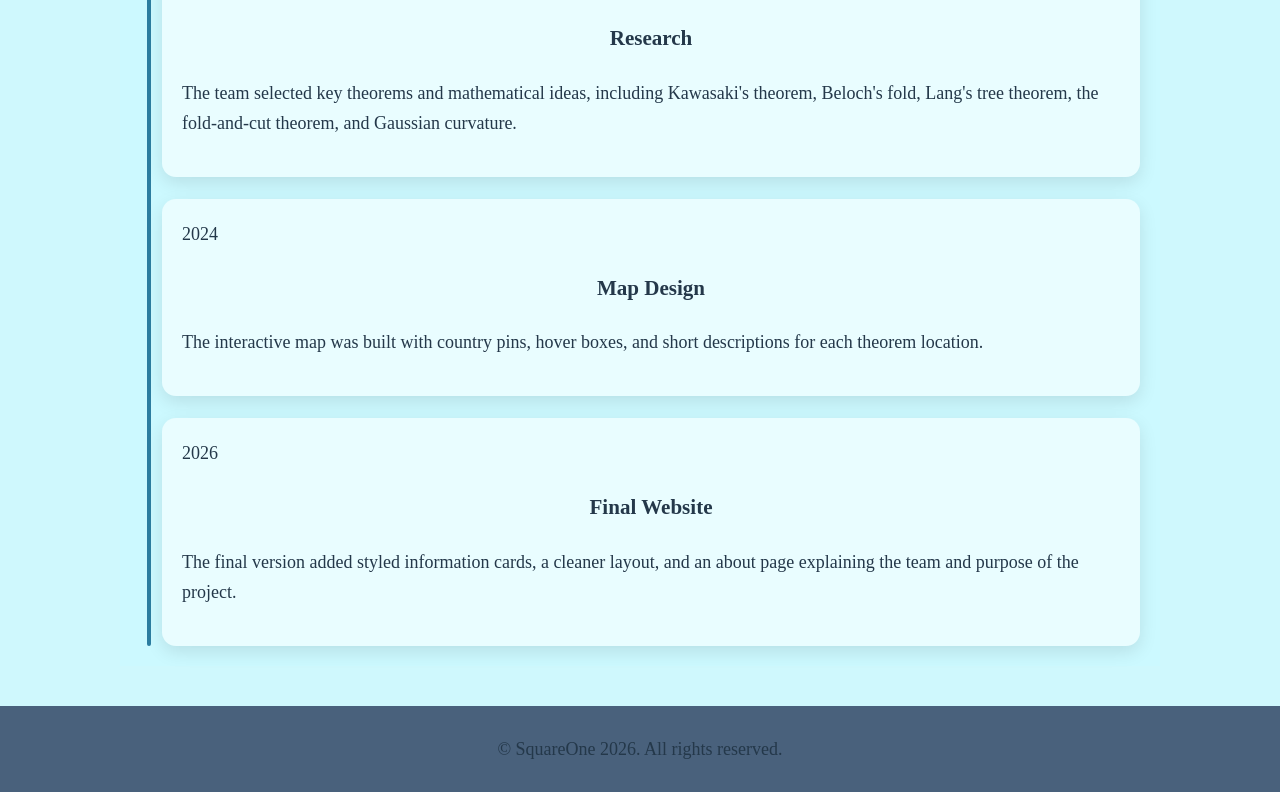
<file: final/about-final.html>
<!DOCTYPE html>
<html lang="en">
<head>
  <meta charset="UTF-8" />
  <meta name="viewport" content="width=device-width, initial-scale=1.0" />
  <title>About SquareOne</title>
  <link rel="stylesheet" href="final.css" />
</head>

<body>
  <div class="wrapper">
    <header class="site-header">
      <a class="site-logo" href="index-final.html" aria-label="Logo">
  <img src="images-final/logo-final.png" alt="logo" class="logo">
</a>

             <nav class="site-nav visual-nav" aria-label="Site navigation">
    <a href="index-final.html">Home</a>
    <a href="inventory-final.html">Inventory</a>
    <a href="reviews-final.html">Reviews</a>
    <a href="about-final.html">About</a>
    <a href="map-final.html">Map</a>
    <a href="visual.html">Visual</a>
  </nav>
    </header>

    <main>
      <section class="about-hero">
        <h1>About SquareOne</h1>
        <p>
          
          This idea started way back in 2018 during an arts class, where Mugdha was
          doing homework during arts class, and realised that the concept of parallel
          lines and angles applies heavily to the little paper frog sitting on the desk.
          Together with Karen, Harold, Chad, and of course Abby, Mugdha decided to build 
          a comprehensive project where she tries to present how Math pretty much applies
          in every aspect of this world, including this little hobby that kids learn in
          crafts class.
          SquareOne explores the connection between origami, mathematics, geography,
          and design. The project uses an interactive world map to show where major
          origami-related mathematical ideas came from and how each one connects to
          folding, structure, and geometry.
        </p>
      </section>

      <section class="team-section">
        <h2>Project Team</h2>

        <div class="team-grid">
          <article class="team-card lead-card">
            <img src="images-final/mugdha.jpg" alt="Placeholder portrait of Mugdha" />
            <div class="team-info">
              <span class="role-tag lead">Main Lead</span>
              <h3>Mugdha</h3>
              <p>
                Mugdha, by combining her love for math and origami, led the main concept, visual direction, structure, and overall
                design of SquareOne. (she could've drawn a better math doodle on that paper)
              </p>
            </div>
          </article>

          <article class="team-card">
            <img src="images-final/karen_image.jpg" alt="Placeholder portrait of Karen" />
            <div class="team-info">
              <span class="role-tag">Supporting Member</span>
              <h3>Karen</h3>
              <p>
  Karen was responsible for organizing all the images involved in the project. Spent a lot of time complaining and cribbing too.
</p>
</div>
</article>

          <article class="team-card">
            <img src="images-final/harold.jpg" alt="Placeholder portrait of Harold" />
            <div class="team-info">
              <span class="role-tag">Supporting Member</span>
              <h3>Harold</h3>
              <p>
                Harold helped with the math and code involved, with a performative coffee in his hand apparently suggesting that he pulled all-nighters for this project (he did not).
              </p>
            </div>
          </article>

          <article class="team-card">
            <img src="images-final/chad.jpg" alt="Placeholder portrait of Chad" />
            <div class="team-info">
              <span class="role-tag">Supporting Member</span>
              <h3>Chad</h3>
              <p>
                Chad assisted Harold with the code, contributing to a lot of debugging. He also reminded Karen that there is no "Manager" in the team that she can speak to.
              </p>
            </div>
          </article>

            <article class="team-card">
            <img src="images-final/abby.png" alt="Placeholder portrait of Abby" />
            <div class="team-info">
              <span class="role-tag">Supporting Member</span>
              <h3>Abby</h3>
              <p>
              Abby kept everyone grounded and provied emotional support by simply existing and being as cute as she is. No one in the team could get enough of petting her. Unlike the other stick-figure members, she deserves an acutal image.
            </div>
          </article>
          
        </div>
      </section>

      <section class="timeline-section">
        <h2>Website Timeline</h2>

        <div class="timeline">
          <article class="timeline-item">
            <span class="timeline-date">2018</span>
            <h3>Concept</h3>
            <p>
              The project began as an idea to connect origami with mathematical discovery
              across different parts of the world.
            </p>
          </article>

          <article class="timeline-item">
            <span class="timeline-date">2022</span>
            <h3>Research</h3>
            <p>
              The team selected key theorems and mathematical ideas, including Kawasaki's
              theorem, Beloch's fold, Lang's tree theorem, the fold-and-cut theorem, and
              Gaussian curvature.
            </p>
          </article>

          <article class="timeline-item">
            <span class="timeline-date">2024</span>
            <h3>Map Design</h3>
            <p>
              The interactive map was built with country pins, hover boxes, and short
              descriptions for each theorem location.
            </p>
          </article>

          <article class="timeline-item">
            <span class="timeline-date">2026</span>
            <h3>Final Website</h3>
            <p>
              The final version added styled information cards, a cleaner layout, and
              an about page explaining the team and purpose of the project.
            </p>
          </article>
        </div>
      </section>
    </main>
  </div>

   <footer id="site-footer">
  <p>&copy; SquareOne 2026. All rights reserved.</p>
</footer>

</body>
</html>
</file>
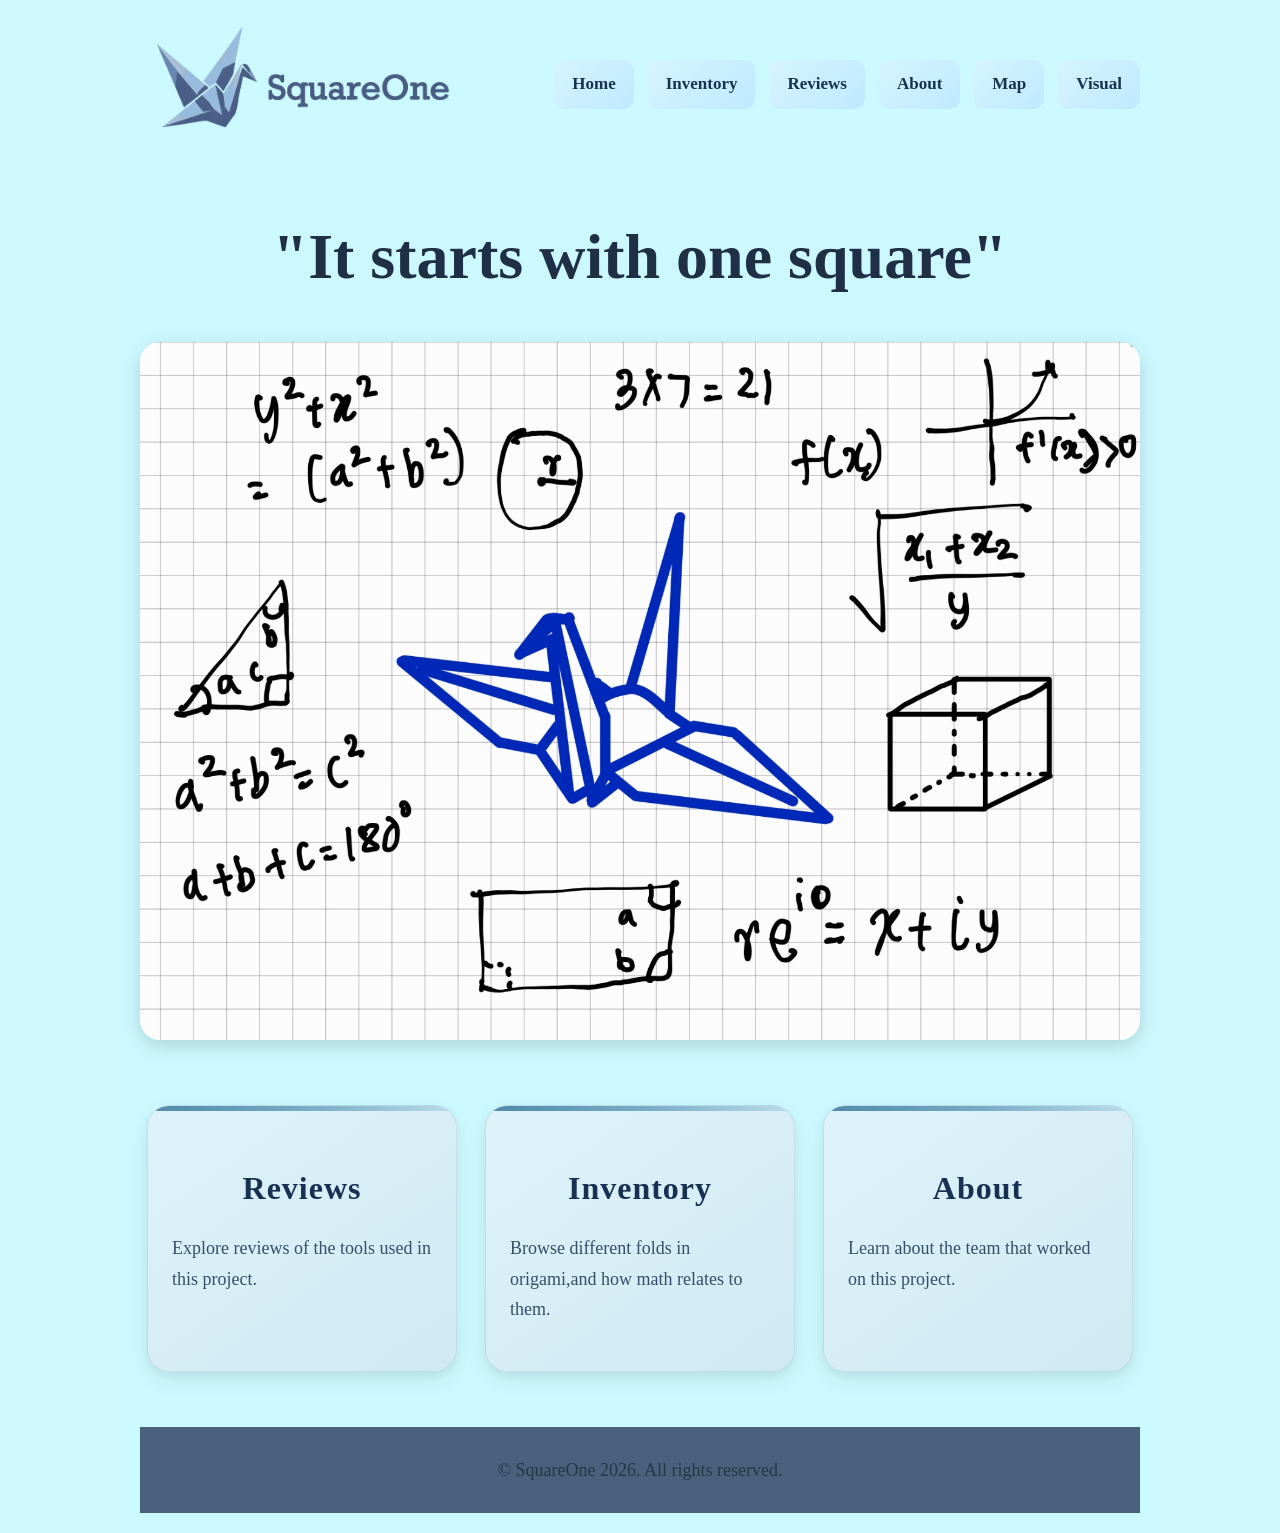
<file: final/index-final.html>
<!DOCTYPE html>
<html lang="en">
<head>
  <meta charset="UTF-8" />
  <meta name="viewport" content="width=device-width, initial-scale=1.0" />
  <title>SquareOne</title>
  <link rel="stylesheet" href="final.css" />
</head>

<body>
  <div class="wrapper">

    <header class="site-header">
      <a class="site-logo" href="index-final.html" aria-label="Logo">
        <img src="images-final/logo-final.png" alt="logo" class="logo">
      </a>

        <nav class="site-nav visual-nav" aria-label="Site navigation">
    <a href="index-final.html">Home</a>
    <a href="inventory-final.html">Inventory</a>
    <a href="reviews-final.html">Reviews</a>
    <a href="about-final.html">About</a>
    <a href="map-final.html">Map</a>
    <a href="visual.html">Visual</a>
  </nav>
    </header>

    <main>

      <section class="hero">
        <h1>"It starts with one square"</h1>

        <img 
          src="images-final/cranehome.jpg" 
          alt="Origami artwork" 
          class="hero-image"
        >
      </section>

      <section class="home-cards">

        <a href="reviews-final.html" class="home-card">
          <h2>Reviews</h2>
          <p>
            Explore reviews of the tools used in this project.
          </p>
        </a>

        <a href="inventory-final.html" class="home-card">
          <h2>Inventory</h2>
          <p>
            Browse different folds in origami,and how math relates to them.
          </p>
        </a>

        <a href="about-final.html" class="home-card">
          <h2>About</h2>
          <p>
            Learn about the team that worked on this project.
          </p>
        </a>

      </section>

    </main>

    <footer id="site-footer">
      <p>&copy; SquareOne 2026. All rights reserved.</p>
    </footer>

  </div>
</body>
</html>
</file>
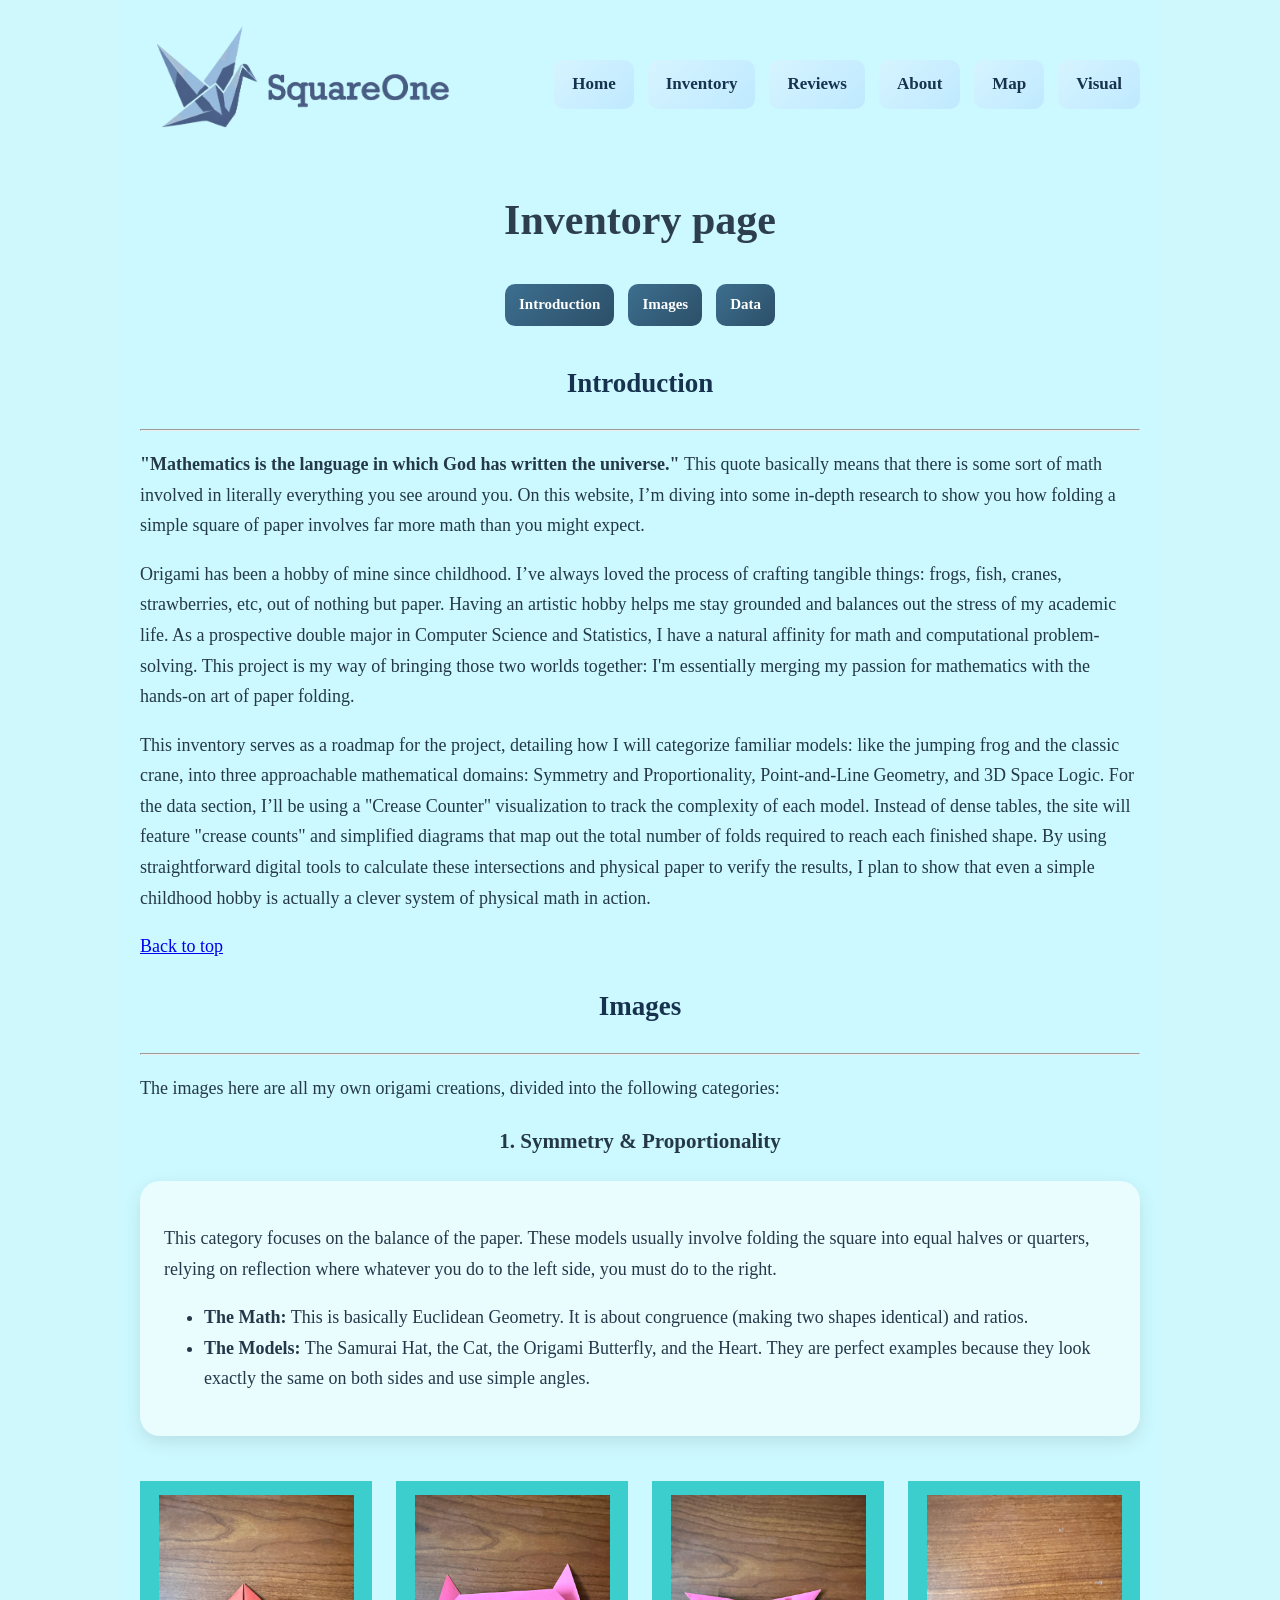
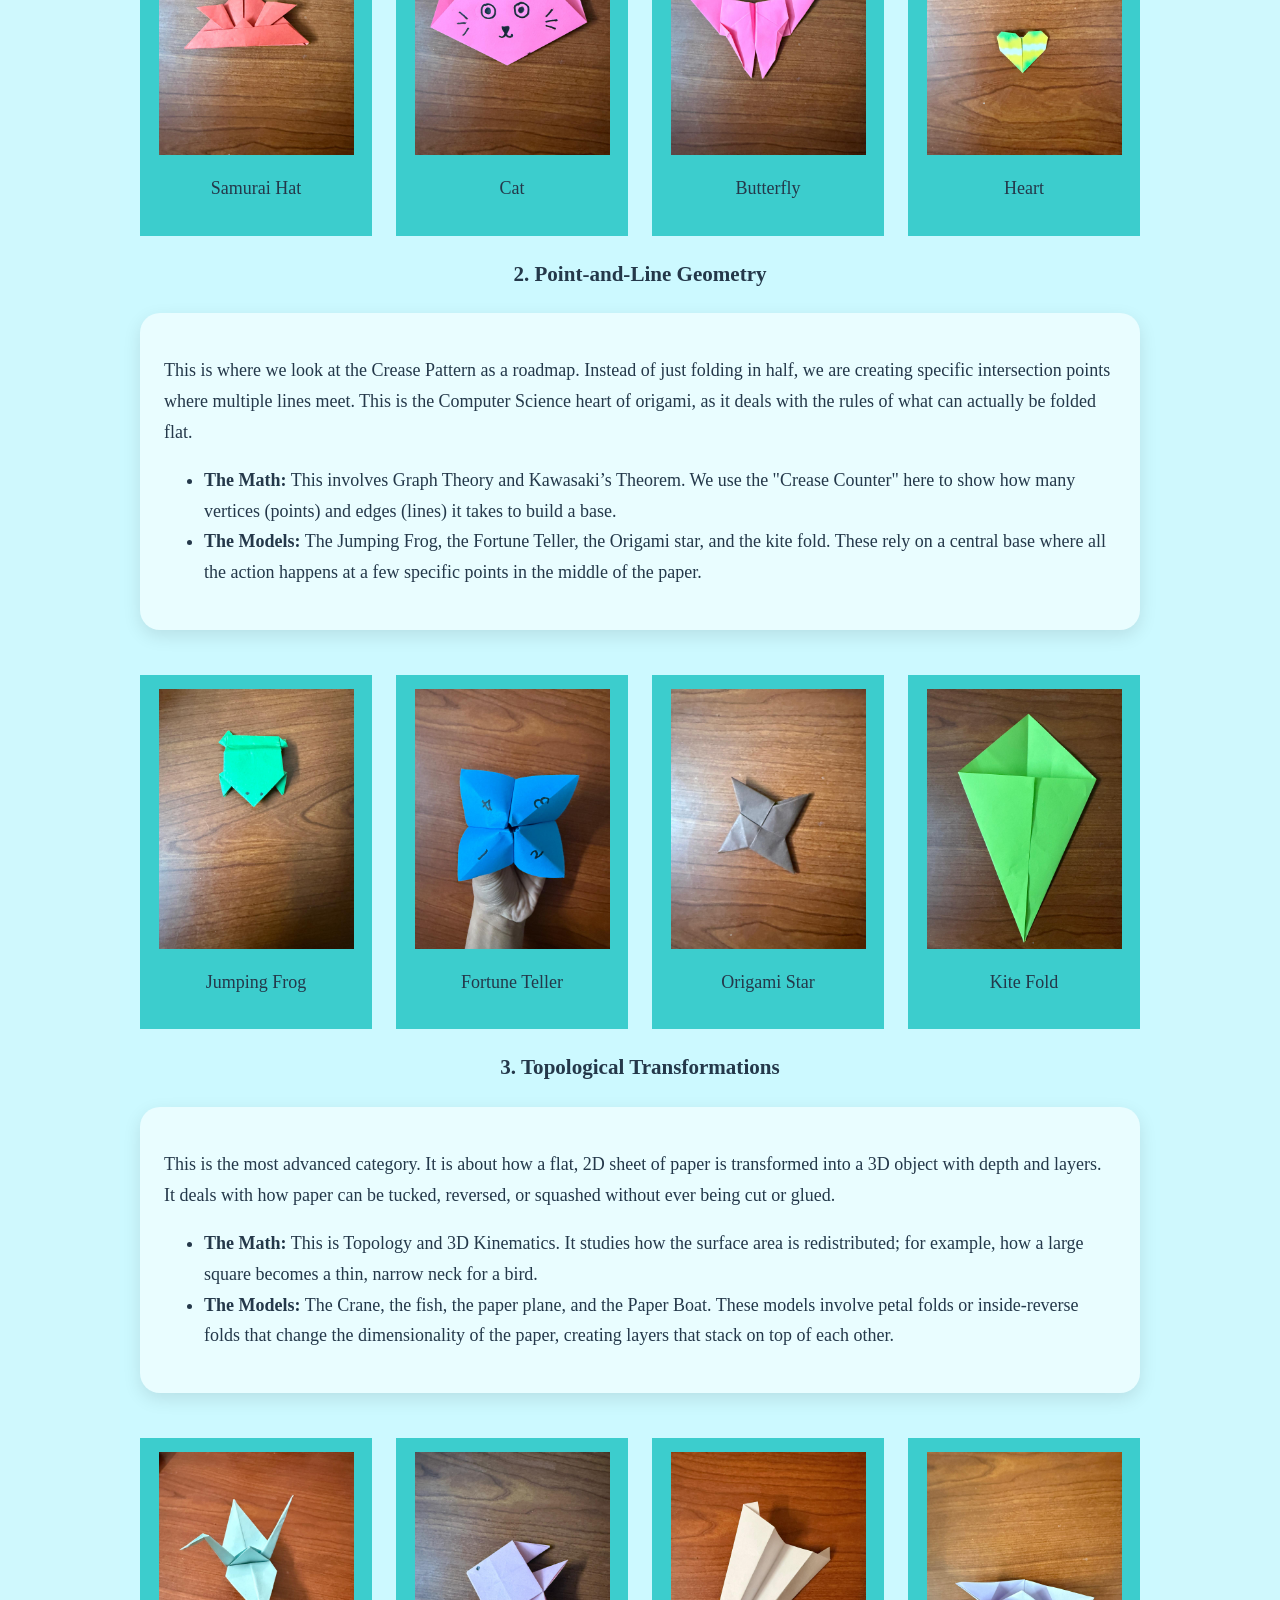
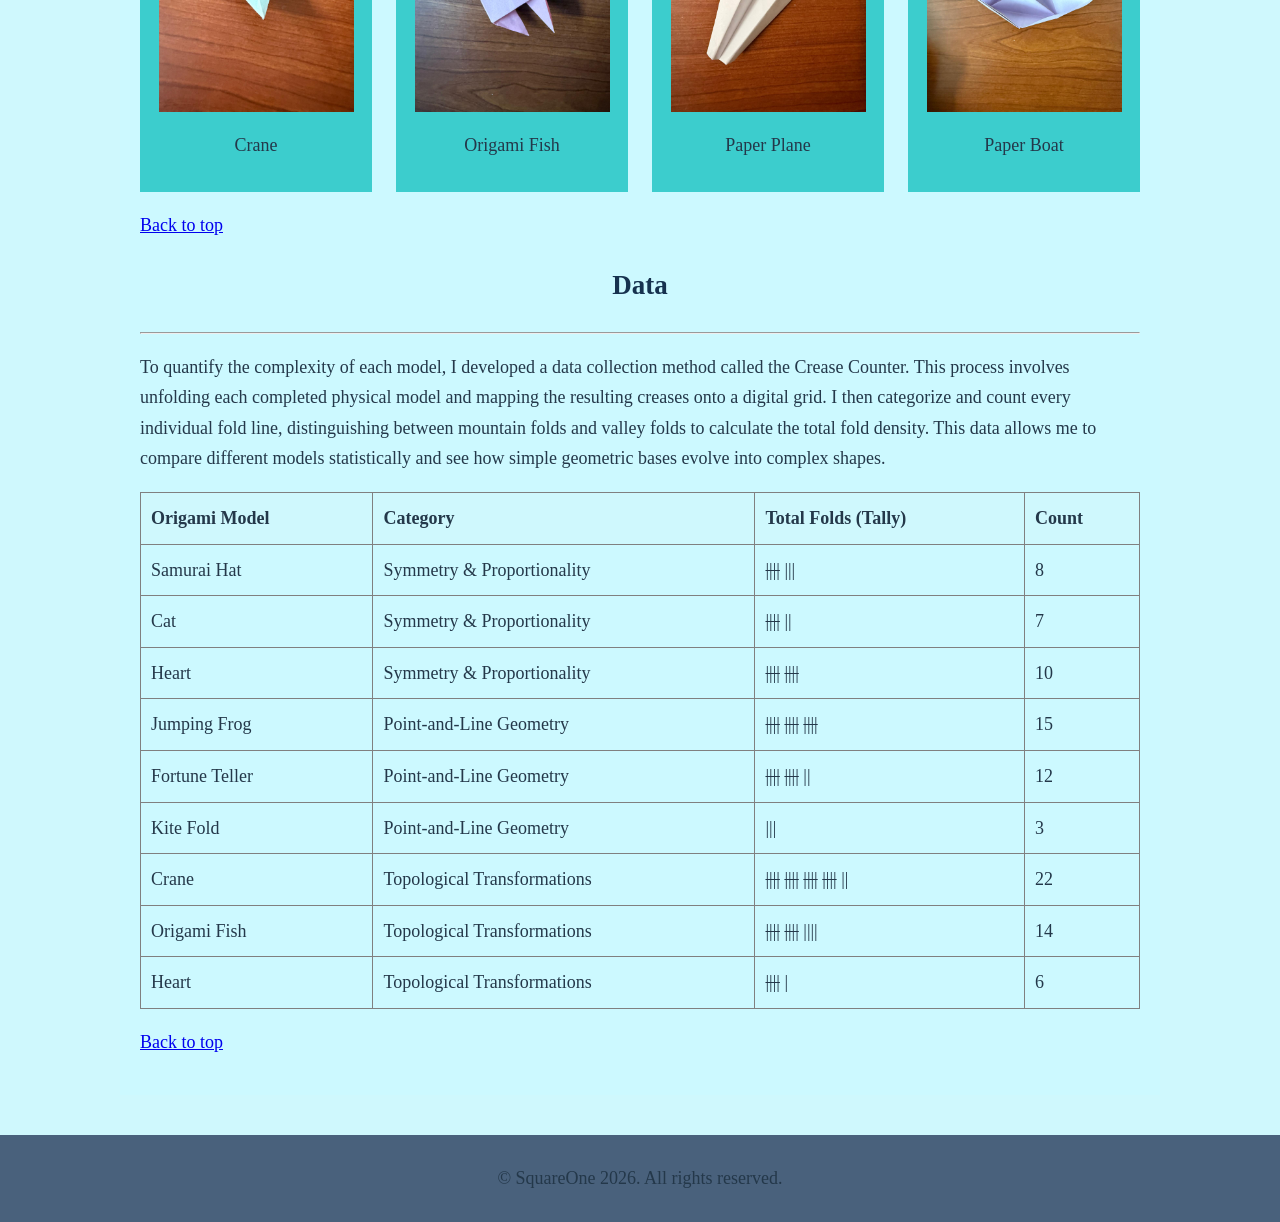
<file: final/inventory-final.html>
<!DOCTYPE html>
<html lang="en">
<head>
  <meta charset="UTF-8">
  <meta name="viewport" content="width=device-width, initial-scale=1.0">
  <title>Inventory | SqureOne</title>
  <link rel="stylesheet" href="final.css">
</head>
<body id="top">

  <div class="wrapper">
  <main>
        <header class="site-header">
       <a class="site-logo" href="index-final.html" aria-label="Logo">
  <img src="images-final/logo-final.png" alt="logo" class="logo">
</a>

          <nav class="site-nav visual-nav" aria-label="Site navigation">
    <a href="index-final.html">Home</a>
    <a href="inventory-final.html">Inventory</a>
    <a href="reviews-final.html">Reviews</a>
    <a href="about-final.html">About</a>
    <a href="map-final.html">Map</a>
    <a href="visual.html">Visual</a>
  </nav>

    </header>
    <h1>Inventory page </h1>

       <nav class="page-nav">
      <a href="#introduction">Introduction</a>
      <a href="#images">Images</a>
      <a href="#data">Data</a>
    </nav>

    <article id="introduction">
    <h2>Introduction</h2>
        <hr>
    <p><Strong>"Mathematics is the language in which God has written the universe." </Strong>
This quote basically means that there is some sort of math involved in literally 
everything you see around you. On this website, I’m diving into some in-depth 
research to show you how folding a simple square of paper involves far more math than you might expect. </p>

<p>Origami has been a hobby of mine since childhood. 
I’ve always loved the process of crafting tangible things: frogs, 
fish, cranes, strawberries, etc, out of nothing but paper. Having an artistic
 hobby helps me stay grounded and balances out the stress of my academic 
 life. As a prospective double major in Computer Science and Statistics, 
 I have a natural affinity for math and computational problem-solving. 
 This project is my way of bringing those two worlds together:
 I'm essentially merging my passion for mathematics with the hands-on 
 art of paper folding.</p>
 <p>This inventory serves as a roadmap for the project, 
detailing how I will categorize familiar models: like the jumping frog and 
the classic crane, into three approachable mathematical domains: Symmetry and
 Proportionality, Point-and-Line Geometry, and 3D Space Logic. For the data 
 section, I’ll be using a "Crease Counter" visualization to track the 
 complexity of each model. Instead of dense tables, the site will feature 
 "crease counts" and simplified diagrams that map out the total number of 
 folds required to reach each finished shape. By using straightforward digital 
 tools to calculate these intersections and physical paper to verify the 
 results, I plan to show that even a simple childhood hobby is actually a 
 clever system of physical math in action.</p>
</article>

 <p><a href="#top">Back to top</a></p>

<section id="images">

    <h2>Images</h2>
    <hr>

    <p>
        The images here are all my own origami creations, divided into the following categories:
    </p>

    <div class="origami-category">

        <h3 class="category-title">1. Symmetry & Proportionality</h3>

        <div class="inventory-row">
            <div>
                <p>
                    This category focuses on the balance of the paper. These models usually involve folding the square into equal halves or quarters, relying on reflection where whatever you do to the left side, you must do to the right.
                </p>

                <ul>
                    <li><strong>The Math:</strong> This is basically Euclidean Geometry. It is about congruence (making two shapes identical) and ratios.</li>
                    <li><strong>The Models:</strong> The Samurai Hat, the Cat, the Origami Butterfly, and the Heart. They are perfect examples because they look exactly the same on both sides and use simple angles.</li>
                </ul>
            </div>
        </div>

        <div class="image-grid">
            <div class="grid-item">
                <img src="images-final/samurai-hat.jpeg" alt="Origami Samurai Hat">
                <p>Samurai Hat</p>
            </div>
            <div class="grid-item">
                <img src="images-final/cat.jpeg" alt="Origami Cat">
                <p>Cat</p>
            </div>
            <div class="grid-item">
                <img src="images-final/butterfly.jpeg" alt="Origami Butterfly">
                <p>Butterfly</p>
            </div>
            <div class="grid-item">
                <img src="images-final/heart.jpeg" alt="Origami Heart">
                <p>Heart</p>
            </div>
        </div>

    </div>

    <div class="origami-category">

        <h3 class="category-title">2. Point-and-Line Geometry</h3>

        <div class="inventory-row">
            <div>
                <p>
                    This is where we look at the Crease Pattern as a roadmap. Instead of just folding in half, we are creating specific intersection points where multiple lines meet. This is the Computer Science heart of origami, as it deals with the rules of what can actually be folded flat.
                </p>

                <ul>
                    <li><strong>The Math:</strong> This involves Graph Theory and Kawasaki’s Theorem. We use the "Crease Counter" here to show how many vertices (points) and edges (lines) it takes to build a base.</li>
                    <li><strong>The Models:</strong> The Jumping Frog, the Fortune Teller, the Origami star, and the kite fold. These rely on a central base where all the action happens at a few specific points in the middle of the paper.</li>
                </ul>
            </div>
        </div>

        <div class="image-grid">
            <div class="grid-item">
                <img src="images-final/frog.jpeg" alt="Origami Jumping Frog">
                <p>Jumping Frog</p>
            </div>
            <div class="grid-item">
                <img src="images-final/fortune-teller.jpeg" alt="Origami Fortune Teller">
                <p>Fortune Teller</p>
            </div>
            <div class="grid-item">
                <img src="images-final/star.jpeg" alt="Origami Star">
                <p>Origami Star</p>
            </div>
            <div class="grid-item">
                <img src="images-final/kite.jpeg" alt="Origami Kite Fold">
                <p>Kite Fold</p>
            </div>
        </div>

    </div>

    <div class="origami-category">

        <h3 class="category-title">3. Topological Transformations</h3>

        <div class="inventory-row">
            <div>
                <p>
                    This is the most advanced category. It is about how a flat, 2D sheet of paper is transformed into a 3D object with depth and layers. It deals with how paper can be tucked, reversed, or squashed without ever being cut or glued.
                </p>

                <ul>
                    <li><strong>The Math:</strong> This is Topology and 3D Kinematics. It studies how the surface area is redistributed; for example, how a large square becomes a thin, narrow neck for a bird.</li>
                    <li><strong>The Models:</strong> The Crane, the fish, the paper plane, and the Paper Boat. These models involve petal folds or inside-reverse folds that change the dimensionality of the paper, creating layers that stack on top of each other.</li>
                </ul>
            </div>
        </div>

        <div class="image-grid">
            <div class="grid-item">
                <img src="images-final/crane.jpeg" alt="Origami Crane">
                <p>Crane</p>
            </div>
            <div class="grid-item">
                <img src="images-final/fish.jpeg" alt="Origami Fish">
                <p>Origami Fish</p>
            </div>
            <div class="grid-item">
                <img src="images-final/plane.jpeg" alt="Origami Paper Plane">
                <p>Paper Plane</p>
            </div>
            <div class="grid-item">
                <img src="images-final/paper-boat.jpeg" alt="Origami Paper Boat">
                <p>Paper Boat</p>
            </div>
        </div>

    </div>

</section>

 <p><a href="#top">Back to top</a></p>

<section id="data">
    <h2>Data</h2>
    <hr>
    <p>To quantify the complexity of each model, I developed a data collection method called the Crease Counter. This process involves unfolding each completed physical model and mapping the resulting creases onto a digital grid. I then categorize and count every individual fold line, distinguishing between mountain folds and valley folds to calculate the total fold density. This data allows me to compare different models statistically and see how simple geometric bases evolve into complex shapes.</p>

    <table border="1" style="width:100%; border-collapse: collapse; text-align: left;">
        <thead>
            <tr style="background-color:#cff8fd;">
                <th style="padding: 10px;">Origami Model</th>
                <th style="padding: 10px;">Category</th>
                <th style="padding: 10px;">Total Folds (Tally)</th>
                <th style="padding: 10px;">Count</th>
            </tr>
        </thead>
        <tbody>
            <tr>
                <td style="padding: 10px;">Samurai Hat</td>
                <td style="padding: 10px;">Symmetry & Proportionality</td>
                <td style="padding: 10px;"><s>||||</s> |||</td>
                <td style="padding: 10px;">8</td>
            </tr>
            <tr>
                <td style="padding: 10px;">Cat</td>
                <td style="padding: 10px;">Symmetry & Proportionality</td>
                <td style="padding: 10px;"><s>||||</s> ||</td>
                <td style="padding: 10px;">7</td>
            </tr>
            <tr>
                <td style="padding: 10px;">Heart</td>
                <td style="padding: 10px;">Symmetry & Proportionality</td>
                <td style="padding: 10px;"><s>||||</s> <s>||||</s></td>
                <td style="padding: 10px;">10</td>
            </tr>
            <tr>
                <td style="padding: 10px;">Jumping Frog</td>
                <td style="padding: 10px;">Point-and-Line Geometry</td>
                <td style="padding: 10px;"><s>||||</s> <s>||||</s> <s>||||</s></td>
                <td style="padding: 10px;">15</td>
            </tr>
            <tr>
                <td style="padding: 10px;">Fortune Teller</td>
                <td style="padding: 10px;">Point-and-Line Geometry</td>
                <td style="padding: 10px;"><s>||||</s> <s>||||</s> ||</td>
                <td style="padding: 10px;">12</td>
            </tr>
            <tr>
                <td style="padding: 10px;">Kite Fold</td>
                <td style="padding: 10px;">Point-and-Line Geometry</td>
                <td style="padding: 10px;">|||</td>
                <td style="padding: 10px;">3</td>
            </tr>
            <tr>
                <td style="padding: 10px;">Crane</td>
                <td style="padding: 10px;">Topological Transformations</td>
                <td style="padding: 10px;"><s>||||</s> <s>||||</s> <s>||||</s> <s>||||</s> ||</td>
                <td style="padding: 10px;">22</td>
            </tr>
            <tr>
                <td style="padding: 10px;">Origami Fish</td>
                <td style="padding: 10px;">Topological Transformations</td>
                <td style="padding: 10px;"><s>||||</s> <s>||||</s> ||||</td>
                <td style="padding: 10px;">14</td>
            </tr>
            <tr>
                <td style="padding: 10px;">Heart</td>
                <td style="padding: 10px;">Topological Transformations</td>
                <td style="padding: 10px;"><s>||||</s> |</td>
                <td style="padding: 10px;">6</td>
            </tr>
        </tbody>
    </table>
</section>

<p><a href="#top">Back to top</a></p>
  
    </main>
  </div>
    <footer id="site-footer">
  <p>&copy; SquareOne 2026. All rights reserved.</p>
</footer>
</body>
</html>
</file>
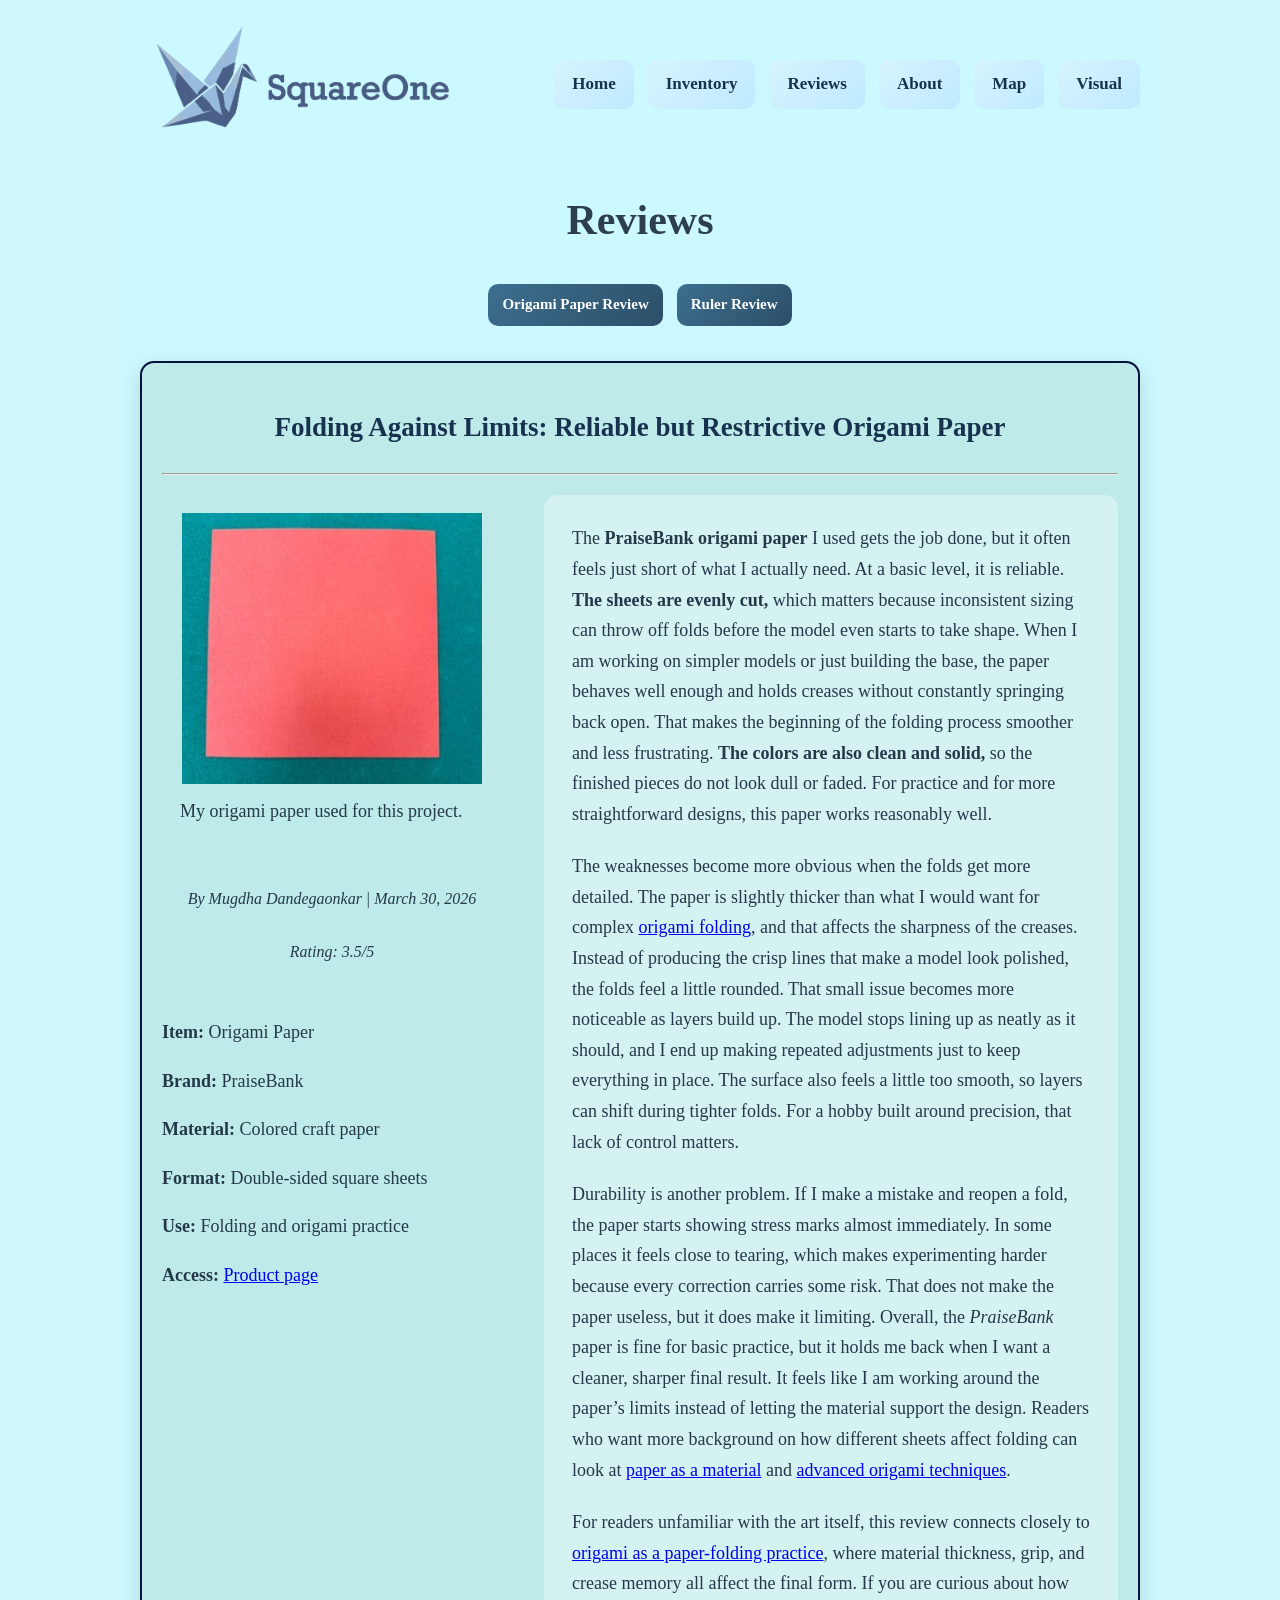
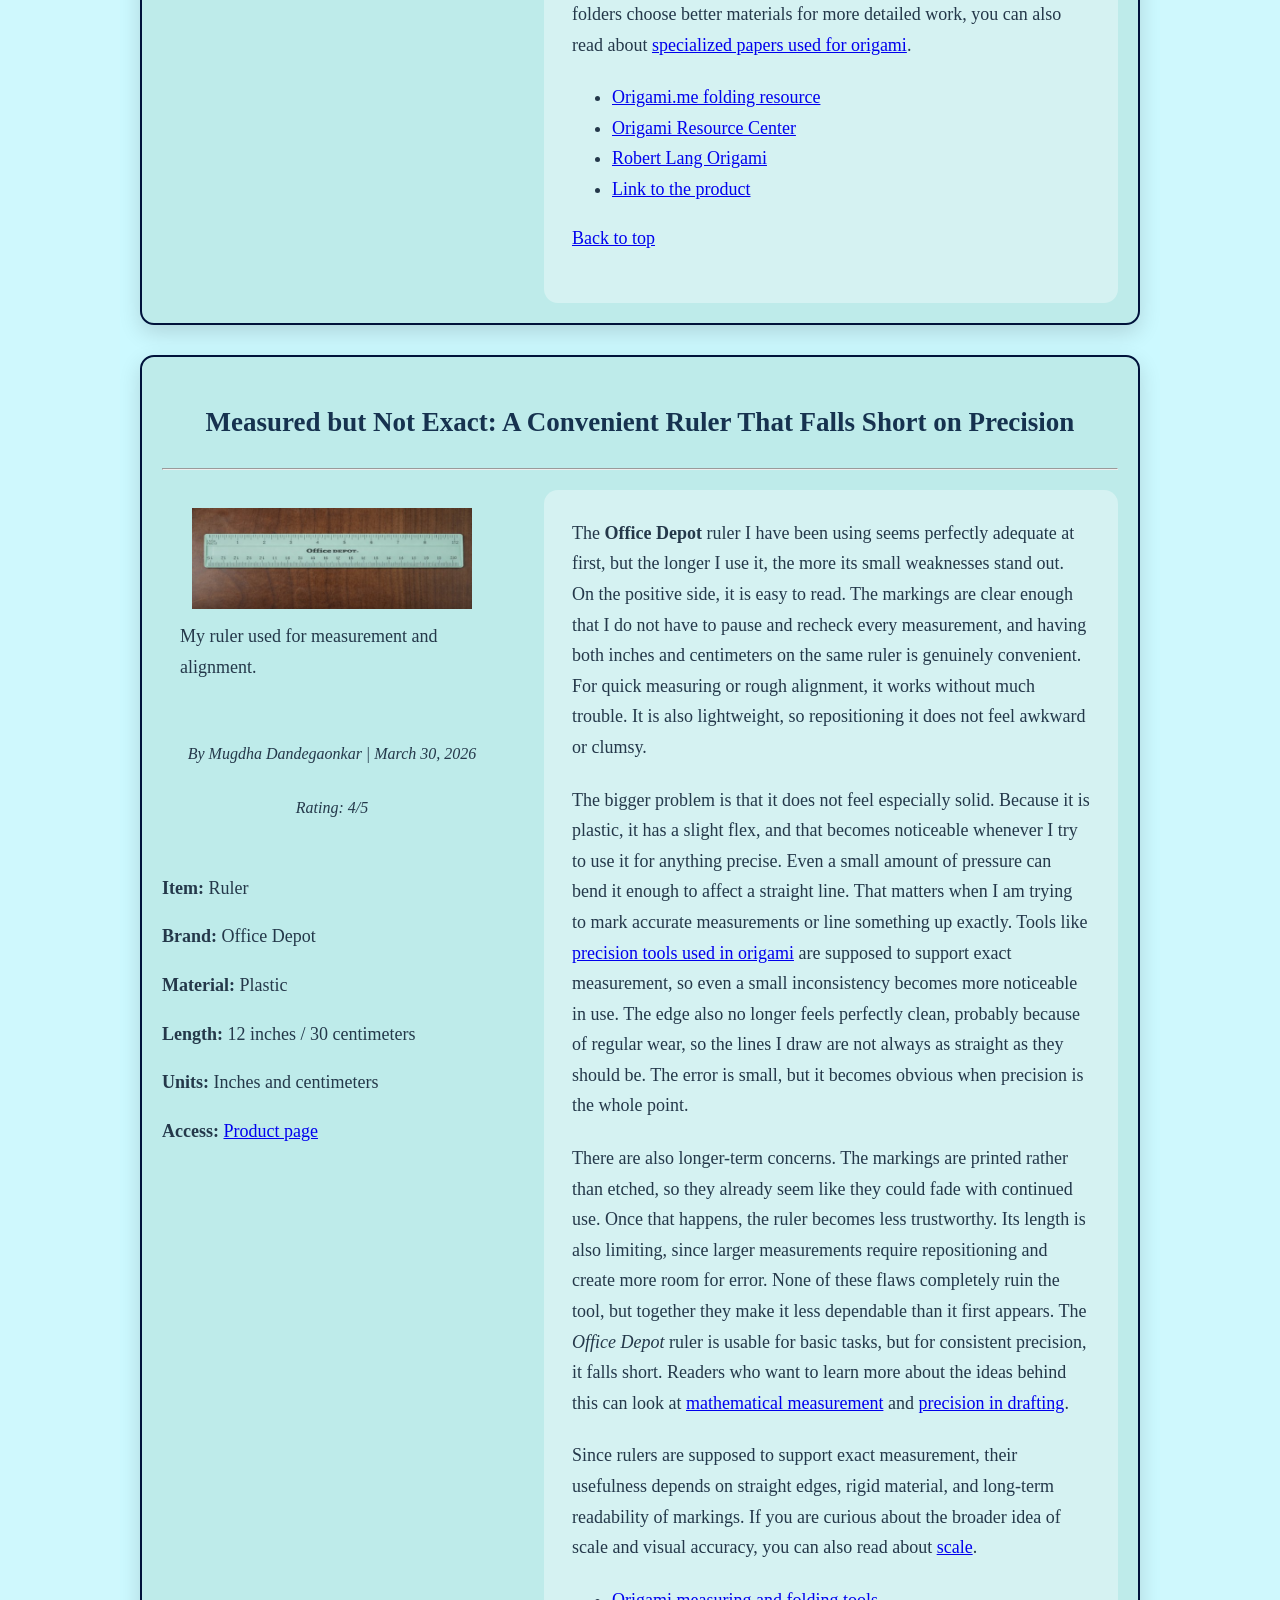
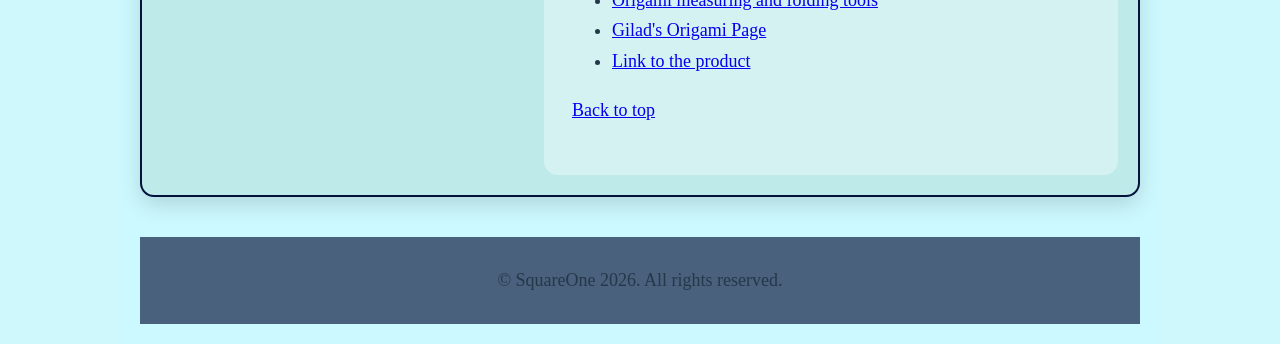
<file: final/reviews-final.html>
<!DOCTYPE html>
<html lang="en">
<head>
  <meta charset="UTF-8">
  <meta name="viewport" content="width=device-width, initial-scale=1.0">
  <title>Reviews | SquareOne</title>
  <link rel="stylesheet" href="final.css">
</head>
<body id="top">

  <div class="wrapper">
    <main>

      <header class="site-header">
        <a class="site-logo" href="index-final.html" aria-label="Logo">
          <img src="images-final/logo-final.png" alt="logo" class="logo">
        </a>

          <nav class="site-nav visual-nav" aria-label="Site navigation">
    <a href="index-final.html">Home</a>
    <a href="inventory-final.html">Inventory</a>
    <a href="reviews-final.html">Reviews</a>
    <a href="about-final.html">About</a>
    <a href="map-final.html">Map</a>
    <a href="visual.html">Visual</a>
  </nav>
      </header>

      <h1>Reviews</h1>

      <nav class="page-nav">
        <a href="#paper-review">Origami Paper Review</a>
        <a href="#ruler-review">Ruler Review</a>
      </nav>

      <section class="reviews">

        <article id="paper-review">
          <h2>Folding Against Limits: Reliable but Restrictive Origami Paper</h2>
          <hr>

          <div class="review-layout">

            <div class="review-left">

              <figure>
                <img src="images-final/paper.jpg" alt="Sheets of origami paper used for folding models">
                <figcaption>My origami paper used for this project.</figcaption>
              </figure>

              <p class="byline">By Mugdha Dandegaonkar | March 30, 2026</p>
              <p class="rating">Rating: 3.5/5</p>

              <section class="item-info">
                <p><strong>Item:</strong> Origami Paper</p>
                <p><strong>Brand:</strong> PraiseBank</p>
                <p><strong>Material:</strong> Colored craft paper</p>
                <p><strong>Format:</strong> Double-sided square sheets</p>
                <p><strong>Use:</strong> Folding and origami practice</p>
                <p><strong>Access:</strong> <a href="https://www.amazon.com/Origami-220pcs-Colors-Double-instruction/dp/B0D5YCSCRM/ref=sr_1_8?crid=2ZYZMKJFEGIDC&dib=eyJ2IjoiMSJ9.[base64]._2VHlo9Vh-GzaVMZoHT8GvB-DBnAh_kpVn8r71OFtc4&dib_tag=se&keywords=origami%2Bpaper&qid=1774844286&sprefix=%2Caps%2C88&sr=8-8&th=1" target="_blank">Product page</a></p>
              </section>

            </div>

            <div class="review-right">

              <p>
                The <strong>PraiseBank origami paper</strong> I used gets the job done, but it often feels
                just short of what I actually need. At a basic level, it is reliable. <strong>The sheets are evenly cut,</strong>
                which matters because inconsistent sizing can throw off folds before the model even starts to take shape.
                When I am working on simpler models or just building the base, the paper behaves well enough and holds
                creases without constantly springing back open. That makes the beginning of the folding process smoother
                and less frustrating. <strong>The colors are also clean and solid,</strong> so the finished pieces do not look dull or faded.
                For practice and for more straightforward designs, this paper works reasonably well.
              </p>

              <p>
                The weaknesses become more obvious when the folds get more detailed. The paper is slightly thicker than
                what I would want for complex <a href="https://origami.me/" target="_blank">origami folding</a>, and that affects the sharpness of the creases.
                Instead of producing the crisp lines that make a model look polished, the folds feel a little rounded.
                That small issue becomes more noticeable as layers build up. The model stops lining up as neatly as it should,
                and I end up making repeated adjustments just to keep everything in place. The surface also feels a little
                too smooth, so layers can shift during tighter folds. For a hobby built around precision, that lack of
                control matters.
              </p>

              <p>
                Durability is another problem. If I make a mistake and reopen a fold, the paper starts showing stress marks
                almost immediately. In some places it feels close to tearing, which makes experimenting harder because every
                correction carries some risk. That does not make the paper useless, but it does make it limiting. Overall,
                the <em>PraiseBank</em> paper is fine for basic practice, but it holds me back when I want a cleaner,
                sharper final result. It feels like I am working around the paper’s limits instead of letting the material
                support the design. Readers who want more background on how different sheets affect folding can look at
                <a href="https://en.wikipedia.org/wiki/Paper" target="_blank">paper as a material</a> and
                <a href="https://origami-resource-center.com/" target="_blank">advanced origami techniques</a>.
              </p>

              <p>
                For readers unfamiliar with the art itself, this review connects closely to
                <a href="https://origami.me/" target="_blank">origami as a paper-folding practice</a>,
                where material thickness, grip, and crease memory all affect the final form. If you are curious about how
                folders choose better materials for more detailed work, you can also read about
                <a href="https://www.thesprucecrafts.com/best-paper-for-origami-2540684" target="_blank">specialized papers used for origami</a>.
              </p>

              <ul>
                <li><a href="https://origami.me/" target="_blank">Origami.me folding resource</a></li>
                <li><a href="https://origami-resource-center.com/" target="_blank">Origami Resource Center</a></li>
                <li><a href="https://langorigami.com/" target="_blank">Robert Lang Origami</a></li>
                <li><a href="https://www.amazon.com/Origami-220pcs-Colors-Double-instruction/dp/B0D5YCSCRM/ref=sr_1_8?crid=2ZYZMKJFEGIDC&dib=eyJ2IjoiMSJ9.[base64]._2VHlo9Vh-GzaVMZoHT8GvB-DBnAh_kpVn8r71OFtc4&dib_tag=se&keywords=origami%2Bpaper&qid=1774844286&sprefix=%2Caps%2C88&sr=8-8&th=1" target="_blank">Link to the product</a></li>
              </ul>

              <p><a href="#top">Back to top</a></p>

            </div>
          </div>
        </article>

        <article id="ruler-review">
          <h2>Measured but Not Exact: A Convenient Ruler That Falls Short on Precision</h2>
          <hr>

          <div class="review-layout">

            <div class="review-left">

              <figure>
                <img src="images-final/ruler.jpg" alt="Plastic ruler used for measuring and lining up folds">
                <figcaption>My ruler used for measurement and alignment.</figcaption>
              </figure>

              <p class="byline">By Mugdha Dandegaonkar | March 30, 2026</p>
              <p class="rating">Rating: 4/5</p>

              <section class="item-info">
                <p><strong>Item:</strong> Ruler</p>
                <p><strong>Brand:</strong> Office Depot</p>
                <p><strong>Material:</strong> Plastic</p>
                <p><strong>Length:</strong> 12 inches / 30 centimeters</p>
                <p><strong>Units:</strong> Inches and centimeters</p>
                <p><strong>Access:</strong> <a href="[PASTE RULER PRODUCT LINK HERE]" target="_blank">Product page</a></p>
              </section>

            </div>

            <div class="review-right">

              <p>
                The <strong>Office Depot</strong> ruler I have been using seems perfectly adequate at first,
                but the longer I use it, the more its small weaknesses stand out. On the positive side, it is easy to read.
                The markings are clear enough that I do not have to pause and recheck every measurement, and having both
                inches and centimeters on the same ruler is genuinely convenient. For quick measuring or rough alignment,
                it works without much trouble. It is also lightweight, so repositioning it does not feel awkward or clumsy.
              </p>

              <p>
                The bigger problem is that it does not feel especially solid. Because it is plastic, it has a slight flex,
                and that becomes noticeable whenever I try to use it for anything precise. Even a small amount of pressure
                can bend it enough to affect a straight line. That matters when I am trying to mark accurate measurements or
                line something up exactly. Tools like <a href="https://origami.guide/tools-for-origami/" target="_blank">precision tools used in origami</a>
                are supposed to support exact measurement, so even a small inconsistency becomes more noticeable in use.
                The edge also no longer feels perfectly clean, probably because of regular wear, so the lines I draw are not
                always as straight as they should be. The error is small, but it becomes obvious when precision is the whole point.
              </p>

              <p>
                There are also longer-term concerns. The markings are printed rather than etched, so they already seem like
                they could fade with continued use. Once that happens, the ruler becomes less trustworthy. Its length is also
                limiting, since larger measurements require repositioning and create more room for error. None of these flaws
                completely ruin the tool, but together they make it less dependable than it first appears. The
                <em>Office Depot</em> ruler is usable for basic tasks, but for consistent precision, it falls short.
                Readers who want to learn more about the ideas behind this can look at
                <a href="https://mathworld.wolfram.com/Measurement.html" target="_blank">mathematical measurement</a> and
                <a href="https://en.wikipedia.org/wiki/Engineering_drawing" target="_blank">precision in drafting</a>.
              </p>

              <p>
                Since rulers are supposed to support exact measurement, their usefulness depends on straight edges,
                rigid material, and long-term readability of markings. If you are curious about the broader idea of scale
                and visual accuracy, you can also read about
                <a href="https://en.wikipedia.org/wiki/Scale_(ratio)" target="_blank">scale</a>.
              </p>

              <ul>
                <li><a href="https://origami.guide/tools-for-origami/" target="_blank">Origami measuring and folding tools</a></li>
                <li><a href="https://www.giladorigami.com/" target="_blank">Gilad's Origami Page</a></li>
                <li><a href="https://www.amazon.com/Office-Depot-Stainless-NB-20110510-Silver/dp/B00F63LTCY/ref=sr_1_1?crid=7IW4XSJSH58E&dib=eyJ2IjoiMSJ9.[base64].n3nvYOAAGh4GZTeWUkxS6N1vPVLPhHV0mkXPQs5wIqM&dib_tag=se&keywords=office+depot+ruler&qid=1774885504&sprefix=office+depot+ruler%2Caps%2C134&sr=8-1" target="_blank">Link to the product</a></li>
              </ul>

              <p><a href="#top">Back to top</a></p>

            </div>
          </div>
        </article>

      </section>

      <footer>
        <p>&copy; SquareOne 2026. All rights reserved.</p>
      </footer>

    </main>
  </div>
</body>
</html>
</file>
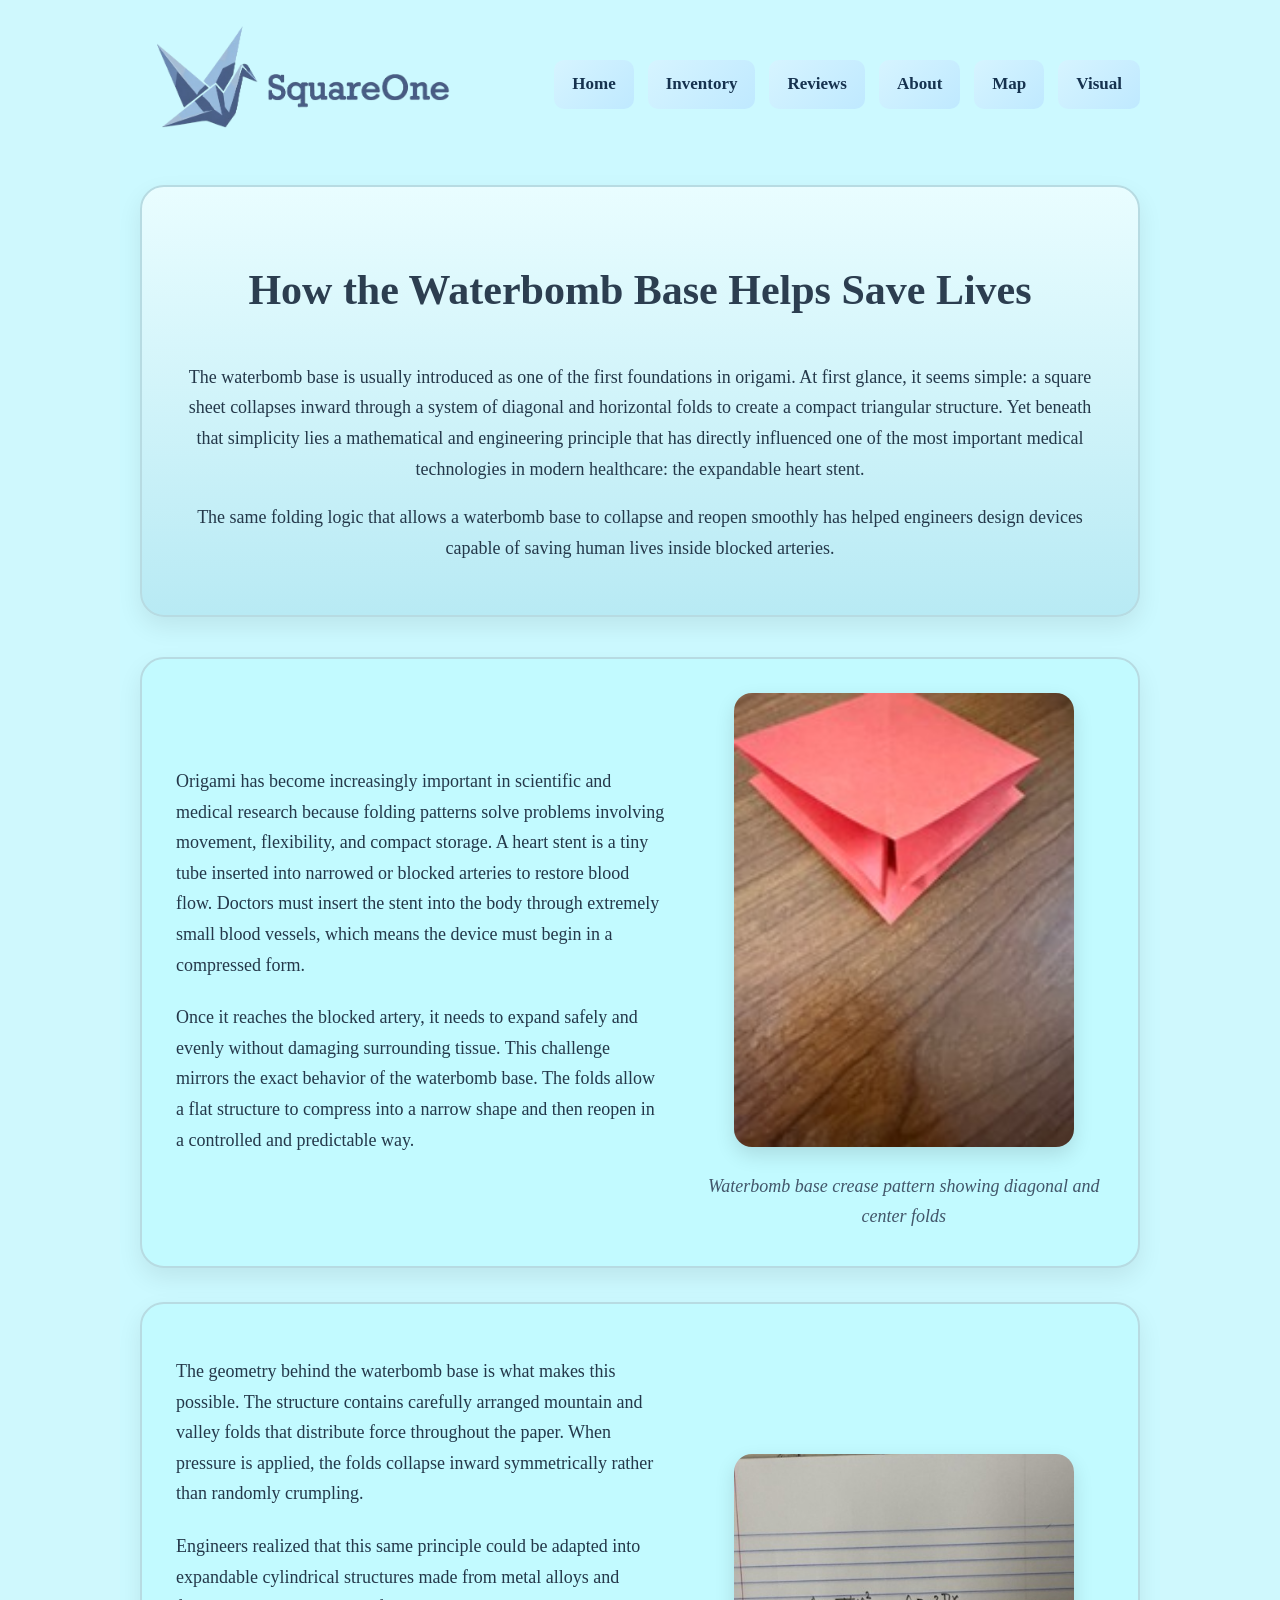
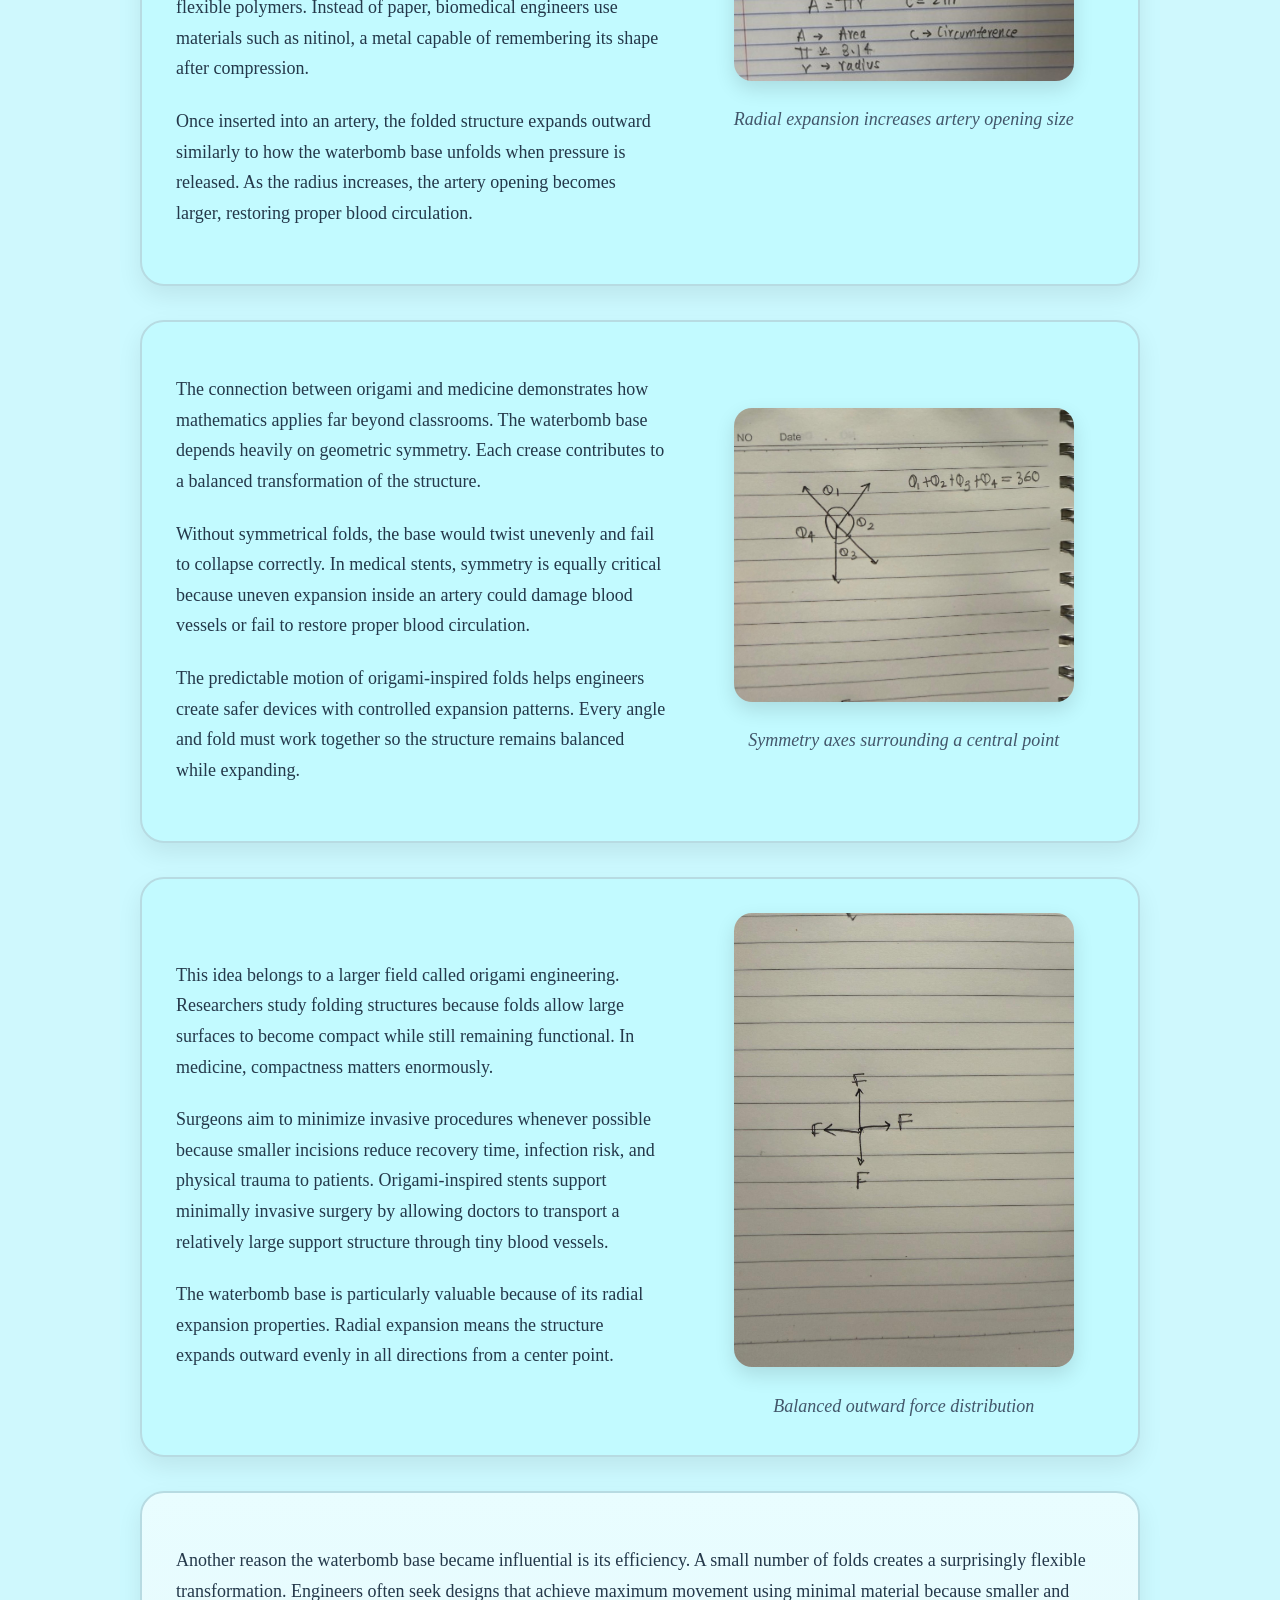
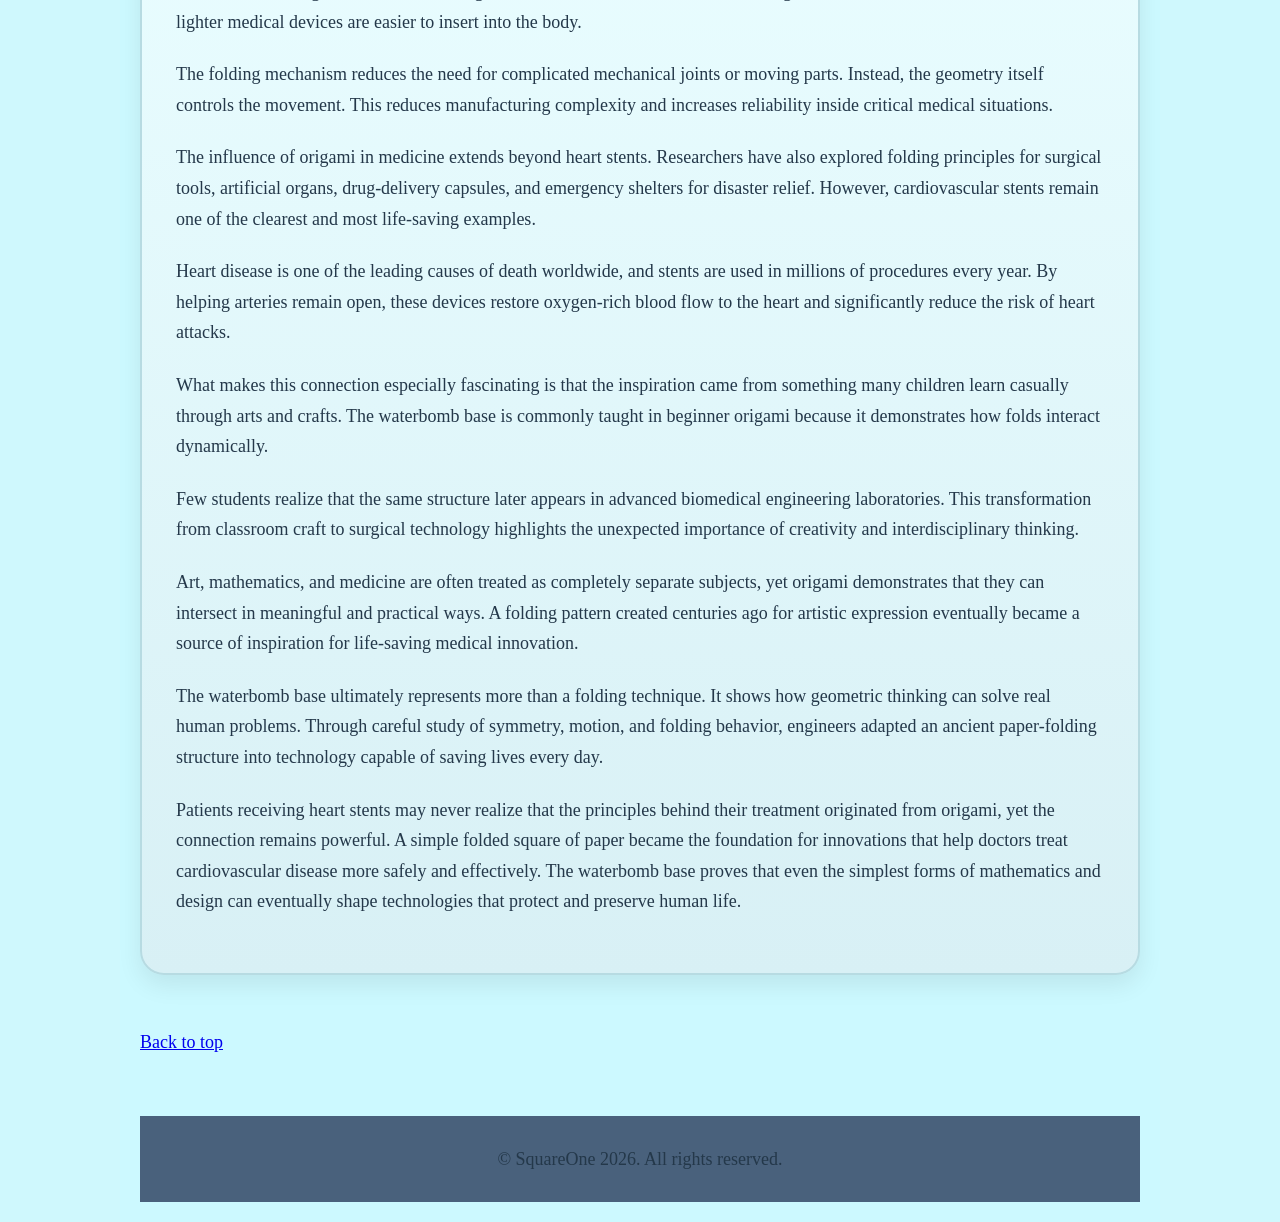
<file: final/visual.html>
<!DOCTYPE html>
<html lang="en">
<head>
  <meta charset="UTF-8">
  <meta name="viewport" content="width=device-width, initial-scale=1.0">
  <title>Visual Mathematics | SquareOne</title>
  <link rel="stylesheet" href="final.css">
</head>

<body id="top">

<div class="wrapper">

<header class="site-header">

  <a class="site-logo" href="index-final.html" aria-label="Logo">
    <img src="images-final/logo-final.png" alt="logo" class="logo">
  </a>

  <nav class="site-nav visual-nav" aria-label="Site navigation">
    <a href="index-final.html">Home</a>
    <a href="inventory-final.html">Inventory</a>
    <a href="reviews-final.html">Reviews</a>
    <a href="about-final.html">About</a>
    <a href="map-final.html">Map</a>
    <a href="visual.html">Visual</a>
  </nav>

</header>

<main>

<section class="visual-hero">

  <h1>How the Waterbomb Base Helps Save Lives</h1>

  <p>
    The waterbomb base is usually introduced as one of the first foundations in origami.
    At first glance, it seems simple: a square sheet collapses inward through a system
    of diagonal and horizontal folds to create a compact triangular structure.
    Yet beneath that simplicity lies a mathematical and engineering principle that has
    directly influenced one of the most important medical technologies in modern healthcare:
    the expandable heart stent.
  </p>

  <p>
    The same folding logic that allows a waterbomb base to collapse and reopen smoothly
    has helped engineers design devices capable of saving human lives inside blocked arteries.
  </p>

</section>

<section class="visual-essay">

  <article class="visual-card">

    <div class="visual-text">

      <p>
        Origami has become increasingly important in scientific and medical research because
        folding patterns solve problems involving movement, flexibility, and compact storage.
        A heart stent is a tiny tube inserted into narrowed or blocked arteries to restore
        blood flow. Doctors must insert the stent into the body through extremely small
        blood vessels, which means the device must begin in a compressed form.
      </p>

      <p>
        Once it reaches the blocked artery, it needs to expand safely and evenly without
        damaging surrounding tissue. This challenge mirrors the exact behavior of the
        waterbomb base. The folds allow a flat structure to compress into a narrow shape
        and then reopen in a controlled and predictable way.
      </p>

    </div>

    <figure class="visual-figure">

      <img src="images-final/base.jpg"
           alt="Waterbomb crease pattern diagram">

      <figcaption>
        Waterbomb base crease pattern showing diagonal and center folds
      </figcaption>

    </figure>

  </article>

  <article class="visual-card">

    <div class="visual-text">

      <p>
        The geometry behind the waterbomb base is what makes this possible.
        The structure contains carefully arranged mountain and valley folds that
        distribute force throughout the paper. When pressure is applied, the folds
        collapse inward symmetrically rather than randomly crumpling.
      </p>

      <p>
        Engineers realized that this same principle could be adapted into expandable
        cylindrical structures made from metal alloys and flexible polymers.
        Instead of paper, biomedical engineers use materials such as nitinol,
        a metal capable of remembering its shape after compression.
      </p>

      <p>
        Once inserted into an artery, the folded structure expands outward similarly
        to how the waterbomb base unfolds when pressure is released.
        As the radius increases, the artery opening becomes larger,
        restoring proper blood circulation.
      </p>

    </div>

    <figure class="visual-figure">

      <img src="images-final/circle.jpg"
           alt="Radial expansion equation diagram">

      <figcaption>
        Radial expansion increases artery opening size
      </figcaption>

    </figure>

  </article>

  <article class="visual-card">

    <div class="visual-text">

      <p>
        The connection between origami and medicine demonstrates how mathematics
        applies far beyond classrooms. The waterbomb base depends heavily on
        geometric symmetry. Each crease contributes to a balanced transformation
        of the structure.
      </p>

      <p>
        Without symmetrical folds, the base would twist unevenly and fail to collapse
        correctly. In medical stents, symmetry is equally critical because uneven
        expansion inside an artery could damage blood vessels or fail to restore
        proper blood circulation.
      </p>

      <p>
        The predictable motion of origami-inspired folds helps engineers create safer
        devices with controlled expansion patterns. Every angle and fold must work
        together so the structure remains balanced while expanding.
      </p>

    </div>

    <figure class="visual-figure">

      <img src="images-final/theta.jpeg"
           alt="Symmetry diagram">

      <figcaption>
        Symmetry axes surrounding a central point
      </figcaption>

    </figure>

  </article>

  <article class="visual-card">

    <div class="visual-text">

      <p>
        This idea belongs to a larger field called origami engineering.
        Researchers study folding structures because folds allow large surfaces
        to become compact while still remaining functional.
        In medicine, compactness matters enormously.
      </p>

      <p>
        Surgeons aim to minimize invasive procedures whenever possible because
        smaller incisions reduce recovery time, infection risk, and physical trauma
        to patients. Origami-inspired stents support minimally invasive surgery by
        allowing doctors to transport a relatively large support structure through
        tiny blood vessels.
      </p>

      <p>
        The waterbomb base is particularly valuable because of its radial expansion
        properties. Radial expansion means the structure expands outward evenly in
        all directions from a center point.
      </p>

    </div>

    <figure class="visual-figure">

      <img src="images-final/force.jpeg"
           alt="Force distribution diagram">

      <figcaption>
        Balanced outward force distribution
      </figcaption>

    </figure>

  </article>

  <section class="visual-conclusion">

    <p>
      Another reason the waterbomb base became influential is its efficiency.
      A small number of folds creates a surprisingly flexible transformation.
      Engineers often seek designs that achieve maximum movement using minimal
      material because smaller and lighter medical devices are easier to insert
      into the body.
    </p>

    <p>
      The folding mechanism reduces the need for complicated mechanical joints or
      moving parts. Instead, the geometry itself controls the movement.
      This reduces manufacturing complexity and increases reliability inside
      critical medical situations.
    </p>

    <p>
      The influence of origami in medicine extends beyond heart stents.
      Researchers have also explored folding principles for surgical tools,
      artificial organs, drug-delivery capsules, and emergency shelters for
      disaster relief. However, cardiovascular stents remain one of the clearest
      and most life-saving examples.
    </p>

    <p>
      Heart disease is one of the leading causes of death worldwide,
      and stents are used in millions of procedures every year.
      By helping arteries remain open, these devices restore oxygen-rich
      blood flow to the heart and significantly reduce the risk of heart attacks.
    </p>

    <p>
      What makes this connection especially fascinating is that the inspiration
      came from something many children learn casually through arts and crafts.
      The waterbomb base is commonly taught in beginner origami because it
      demonstrates how folds interact dynamically.
    </p>

    <p>
      Few students realize that the same structure later appears in advanced
      biomedical engineering laboratories. This transformation from classroom
      craft to surgical technology highlights the unexpected importance of
      creativity and interdisciplinary thinking.
    </p>

    <p>
      Art, mathematics, and medicine are often treated as completely separate
      subjects, yet origami demonstrates that they can intersect in meaningful
      and practical ways. A folding pattern created centuries ago for artistic
      expression eventually became a source of inspiration for life-saving
      medical innovation.
    </p>

    <p>
      The waterbomb base ultimately represents more than a folding technique.
      It shows how geometric thinking can solve real human problems.
      Through careful study of symmetry, motion, and folding behavior,
      engineers adapted an ancient paper-folding structure into technology
      capable of saving lives every day.
    </p>

    <p>
      Patients receiving heart stents may never realize that the principles behind
      their treatment originated from origami, yet the connection remains powerful.
      A simple folded square of paper became the foundation for innovations that
      help doctors treat cardiovascular disease more safely and effectively.
      The waterbomb base proves that even the simplest forms of mathematics and
      design can eventually shape technologies that protect and preserve human life.
    </p>

  </section>

  <p><a href="#top">Back to top</a></p>

</section>

</main>

<footer id="site-footer">
  <p>&copy; SquareOne 2026. All rights reserved.</p>
</footer>

</div>

</body>
</html>
</file>
<file: squareone.css>
.wrapper {
  max-width: 1000px;
  margin: 0 auto;
  padding: 20px;
  background-color: rgb(228, 255, 255);
}

body {
  background-color: #cff8fd;
  margin: 0;
}

h1 {
  text-align: center;
  color: #2c3e50;
  font-size: 35px;
}

h2 {
  text-align: center;
}

.page-nav {
  display: flex;
  justify-content: center;
  gap: 20px;
  background-color: #2c7da0;
  margin-bottom: 30px;
  padding: 12px;
  border-radius: 10px;
}

.page-nav a {
  color: white;
  text-decoration: none;
  font-size: 20px;
}

p {
  font-size: 17px;
  font-family: 'Times New Roman', Times, serif;
  line-height: 1.6;
}

.item-info {
  text-align: center;
  background-color: #e9fdff;
  padding: 18px;
  border-radius: 14px;
  box-shadow: 0 4px 14px rgba(0, 0, 0, 0.12);
}

.byline {
  text-align: center;
}

.rating {
  text-align: center;
}

figure {
  text-align: center;
  margin: 0;
  background-color: #e9fdff;
  padding: 18px;
  border-radius: 14px;
  box-shadow: 0 4px 14px rgba(0, 0, 0, 0.12);
}

figure img {
  width: 100%;
  max-width: 260px;
  height: auto;
  display: block;
  margin: 0 auto 10px;
  border-radius: 10px;
}

.origami-category {
  margin-bottom: 30px;
}

.category-title {
  font-family: sans-serif;
  color: #333;
  border-bottom: 2px solid #ccc;
  padding-bottom: 10px;
  margin-bottom: 20px;
}

.image-grid {
  display: grid;
  grid-template-columns: repeat(4, 1fr);
  gap: 20px;
}

.grid-item {
  border: 1px solid #ddd;
  padding: 10px;
  text-align: center;
  background-color: #98d2d1;
}

.grid-item img {
  max-width: 100%;
  height: auto;
  display: block;
  margin-bottom: 10px;
}

.grid-item p {
  margin: 0;
  font-family: sans-serif;
  font-size: 14px;
  color: #555;
}

footer {
  text-align: center;
  padding: 10px;
  font-size: 14px;
  background-color: #49617c;
  color: #ffecec;
  border-top: 1px solid #ccc;
  margin-top: 40px;
}

.site-logo {
  display: inline-flex;
  align-items: center;
  gap: 10px;
  text-decoration: none;
  padding: 2px 2px;
  border-radius: 14px;
  font-weight: 700;
  color: #fff;
}

.site-logo img {
  width: 150px;
  height: 150px;
}

.site-logo-text {
  font-size: 16px;
}

.site-header {
  display: flex;
  
  gap: 20px;
  margin-bottom: 30px;
}
.site-header p {
  text-align: center;
}

.site-nav {
  display: flex;
  gap: 20px;
}

.site-nav a {
  font-size: 20px;
  text-decoration: none;
  color: #333d94;
  background-color: rgb(179, 238, 255);
  border-radius: 3px;
  padding: 5px;
}

.reviews {
  display: flex;
  flex-direction: column;
  gap: 30px;
}

.reviews article {
  border: 2px solid rgb(0, 18, 58);
  border-radius: 14px;
  padding: 20px;
  background-color: #beebea;
  box-shadow: 0 8px 22px rgba(0, 0, 0, 0.14);
}

.review-layout {
  display: grid;
  grid-template-columns: 300px 1fr;
  gap: 28px;
  align-items: start;
  margin-top: 20px;
}

.review-left {
  display: flex;
  flex-direction: column;
  gap: 20px;
}

.review-right {
  background-color: rgba(255, 255, 255, 0.35);
  padding: 20px;
  border-radius: 14px;
  box-shadow: inset 0 0 0 1px rgba(0, 18, 58, 0.08);
}

.review-right ul {
  padding-left: 20px;
}

@media (max-width: 850px) {
  .review-layout {
    grid-template-columns: 1fr;
  }
}

/* ===== ADDED POLISH WITHOUT REMOVING ORIGINAL CSS ===== */

.site-logo img {
  width: 120px;
  height: auto;
}

.site-nav {
  display: flex;
  gap: 18px;
  justify-content: flex-end;
  align-items: center;
}

.site-nav a {
  font-size: 22px;
  padding: 10px 18px;
  border-radius: 12px;
  color: #16324f;
  background: linear-gradient(135deg, #d6f4ff, #bfe9ff);
  border: 1px solid #7cc6e6;
  font-weight: 700;
  transition: all 0.2s ease;
}

.site-nav a:hover {
  background: linear-gradient(135deg, #b9e5ff, #9fdcff);
  transform: translateY(-1px);
  box-shadow: 0 5px 14px rgba(0, 0, 0, 0.14);
}

.site-nav a.active {
  background: linear-gradient(135deg, #2c7da0, #1e5f7a);
  color: white;
  border-color: #1e5f7a;
}

/* ===== PAGE NAV POLISH ===== */

.page-nav {
  width: fit-content;
  margin: 20px auto 30px;
  padding: 0;
  background: none;
  box-shadow: none;
}

.page-nav a {
  font-size: 15px;
  padding: 7px 13px;
  border-radius: 9px;
  background: linear-gradient(135deg, #3d6f8f, #2c4f68);
  color: white;
  font-weight: 700;
  transition: all 0.2s ease;
}

.page-nav a:hover {
  background: linear-gradient(135deg, #2c4f68, #16324f);
  transform: translateY(-1px);
}

/* ===== MAP ===== */

.map-card {
  width: 100%;
  max-width: 960px;
  margin: 0 auto 30px;
  background: #ffffff;
  border-radius: 22px;
  padding: 16px;
  box-shadow: 0 10px 28px rgb(221, 221, 221);
  overflow: hidden;
}

#map {
  width: 100%;
  height: 500px;
  border-radius: 18px;
  overflow: hidden;
}

.leaflet-container {
  font-family: Arial, Helvetica, sans-serif;
  border-radius: 18px;
}

.squareone-marker {
  background: transparent;
  border: none;
}

.squareone-marker span {
  display: block;
  position: relative;
  width: 18px;
  height: 18px;
  background: #278490;
  border: 3px solid white;
  border-radius: 50%;
  box-shadow: 0 4px 12px rgba(0, 0, 0, 0.35);
}

.squareone-marker span::after {
  content: "";
  position: absolute;
  inset: -9px;
  border-radius: 50%;
  background: rgba(70, 75, 167, 0.22);
  animation: pulse 1.8s infinite ease-out;
}

/* ===== MAP HOVER BOX ===== */

.squareone-tooltip {
  width: 300px;
  max-width: 300px;
  white-space: normal;
  background: rgb(15, 23, 42, 0.97);
  border: none;
  border-radius: 18px;
  padding: 0;
  color: white;
  box-shadow: 0 18px 38px rgba(15, 23, 42, 0.38);
  overflow: hidden;
}

.squareone-tooltip::before {
  display: none;
}

.tooltip-header {
  padding: 15px 18px 13px;
  background: linear-gradient(135deg, #2143cd, #4442c6);
}

.tooltip-kicker {
  display: block;
  margin-bottom: 5px;
  font-size: 12px;
  font-weight: 700;
  text-transform: uppercase;
  letter-spacing: 1px;
  color: rgba(255, 255, 255, 0.78);
}

.squareone-tooltip h3 {
  margin: 0;
  font-size: 19px;
  line-height: 1.25;
  color: white;
}

.tooltip-body {
  padding: 16px 18px 18px;
}

.tooltip-row {
  display: grid;
  grid-template-columns: 75px 1fr;
  gap: 10px;
  margin-bottom: 9px;
}

.tooltip-label {
  color: #93c5fd;
  font-size: 12px;
  font-weight: 700;
  text-transform: uppercase;
}

.tooltip-value {
  color: #f8fafc;
  font-size: 14px;
  line-height: 1.35;
}

.tooltip-summary {
  margin: 13px 0 0;
  padding-top: 13px;
  border-top: 1px solid rgba(255, 255, 255, 0.18);
  color: #dbeafe;
  font-size: 15px;
  line-height: 1.5;
  overflow-wrap: break-word;
}

/* ===== MAP BOTTOM CARDS ===== */

.legend-card {
  max-width: 960px;
  margin: 0 auto 30px;
  padding: 24px;
  background: #ffffff;
  border-radius: 22px;
  box-shadow: 0 10px 28px rgb(67, 142, 207);
}

.legend-card h2 {
  margin-top: 0;
  margin-bottom: 20px;
}

#location-list {
  justify-content: center;
  list-style: none;
  display: grid;
  gap: 30px
}
#location-list li {
  background: linear-gradient(180deg, #ffffff 0%, #eefbff 100%);
  border: 1px solid #b9e5ef;
  border-radius: 18px;
  padding: 18px;
  box-shadow: 0 8px 20px rgba(15, 23, 42, 0.1);
}

#location-list strong {
  display: block;
  margin-bottom: 8px;
  color: #16324f;
  font-size: 17px;
}

.card-person,
.card-place {
  display: block;
  color: #526173;
  font-size: 14px;
  line-height: 1.4;
}

#location-list p {
  margin: 12px 0 0;
  font-size: 15px;
  line-height: 1.5;
  font-family: Arial, Helvetica, sans-serif;
  color: #334155;
}

/* ===== ABOUT PAGE ===== */

.about-hero {
  text-align: center;
  background: #e9fdff;
  padding: 30px;
  border-radius: 18px;
  margin-bottom: 35px;
  box-shadow: 0 6px 18px rgba(0, 0, 0, 0.1);
}

.about-hero p {
  max-width: 760px;
  margin: 0 auto;
}

.team-section,
.timeline-section {
  margin-bottom: 40px;
}

.team-grid {
  display: grid;
  grid-template-columns: repeat(2, 1fr);
  gap: 24px;
}

.team-card {
  background: #e9fdff;
  border-radius: 18px;
  overflow: hidden;
  box-shadow: 0 8px 22px rgba(0, 0, 0, 0.12);
  border: 1px solid #b9e5ef;
}

.lead-card {
  grid-column: span 2;
  display: grid;
  grid-template-columns: 280px 1fr;
  align-items: center;
  background: linear-gradient(135deg, #ffffff, #dff9ff);
}

.team-card img {
  width: auto;
  max-width: 260px;
  height: auto;
  max-height: 260px; /* optional cap */
  object-fit: contain;
  display: block;
  display: block;
  margin: 0 auto;
  padding: 0%;
}

.lead-card img {
  height: 100%;
  min-height: 280px;
}

.team-info {
  padding: 22px;
}

.team-info h3 {
  margin: 10px 0;
  font-size: 24px;
  color: #16324f;
}

.team-info p {
  margin: 0;
  font-family: Arial, Helvetica, sans-serif;
  color: #334155;
}

.role-tag {
  display: inline-block;
  background: #2c7da0;
  color: white;
  padding: 6px 10px;
  border-radius: 999px;
  font-size: 13px;
  font-weight: bold;
}

.role-tag.lead {
  background: #dc2626;
}

/* ===== TIMELINE WITH YEARS ===== */

.timeline {
  position: relative;
  padding-left: 22px;
  display: grid;
  gap: 22px;
}

.timeline::before {
  content: "";
  position: absolute;
  left: 7px;
  top: 0;
  bottom: 0;
  width: 4px;
  background: #2c7da0;
  border-radius: 999px;
}

.timeline-item {
  position: relative;
  background: #e9fdff;
  padding: 20px;
  border-radius: 14px;
  box-shadow: 0 6px 18px rgba(0, 0, 0, 0.1);
}

.timeline-item::before {
  content: "";
  position: absolute;
  left: -22px;
  top: 22px;
  width: 14px;
  height: 14px;
  background: #dc2626;
  border-radius: 50%;
  border: 3px solid white;
}

.timeline-date {
  display: inline-block;
  margin-bottom: 8px;
  color: #2c7da0;
  font-weight: bold;
  text-transform: uppercase;
  font-size: 15px;
}

.timeline-item h3 {
  margin: 0 0 8px;
  color: #16324f;
}

.timeline-item p {
  margin: 0;
  font-family: Arial, Helvetica, sans-serif;
  color: #334155;
}

/* ===== ANIMATION ===== */

@keyframes pulse {
  0% {
    transform: scale(0.8);
    opacity: 0.75;
  }

  100% {
    transform: scale(1.8);
    opacity: 0;
  }
}

/* ===== RESPONSIVE ADDITIONS ===== */

@media (max-width: 850px) {
  .site-header {
    grid-template-columns: 1fr;
    gap: 20px;
    text-align: center;
  }

  .site-nav {
    justify-content: center;
    flex-wrap: wrap;
  }
}

@media (max-width: 750px) {
  .team-grid {
    grid-template-columns: 1fr;
  }

  .lead-card {
    grid-column: span 1;
    display: block;
  }

  .lead-card img {
    height: 240px;
    min-height: auto;
  }
}

@media (max-width: 700px) {
  .wrapper {
    padding: 12px;
  }

  #map {
    height: 380px;
  }

  .squareone-tooltip {
    width: 260px;
    max-width: 260px;
  }

  .map-card,
  .legend-card {
    padding: 12px;
  }

  .page-nav {
    flex-wrap: wrap;
  }
}

/* ===== LEAFLET DISTORTION FIX ===== */

#map {
  width: 100%;
  height: 500px;
  border-radius: 18px;
  overflow: hidden;
}

#map img,
.leaflet-container img,
.leaflet-tile {
  max-width: none;
  max-height: none;
}

.leaflet-container {
  font-family: Arial, Helvetica, sans-serif;
  border-radius: 18px;
}

.hero {
  text-align: center;
  margin-top: 40px;
}

.hero h1 {
  font-size: 4rem;
  font-family: fantasy;
  font-weight: 500;
  margin-bottom: 30px;
  color: #1f2f46;
}

.hero-image {
  width: 100%;
  max-width: 1000px;
  height: auto;
  border-radius: 20px;
  box-shadow: 0 6px 20px rgba(0,0,0,0.15);
}

.home-cards {
  display: flex;
  gap: 28px;
  margin: 55px 0;

  flex-wrap: wrap;
  justify-content: center;
}

.home-card {
  position: relative;

  flex: 1 1 240px;
  max-width: 260px;
  min-height: 170px;

  background: linear-gradient(
    145deg,
    #dff3fa,
    #cfe9f3
  );

  padding: 28px 24px;

  border-radius: 22px;

  text-decoration: none;
  color: #1f2f46;

  border: 1px solid rgba(90, 140, 170, 0.18);

  box-shadow:
    0 8px 20px rgba(0,0,0,0.08),
    0 3px 8px rgba(0,0,0,0.04);

  overflow: hidden;

  transition:
    transform 0.25s ease,
    box-shadow 0.25s ease,
    background 0.25s ease;
}

.home-card::before {
  content: "";

  position: absolute;
  top: 0;
  left: 0;

  width: 100%;
  height: 5px;

  background: linear-gradient(
    to right,
    #4f88a8,
    #76aac6,
    #b9dcea
  );
}

.home-card:hover {
  transform: translateY(-8px);

  background: linear-gradient(
    145deg,
    #e8f8fd,
    #d9f0f8
  );

  box-shadow:
    0 14px 28px rgba(0,0,0,0.12),
    0 6px 12px rgba(0,0,0,0.08);
}

.home-card h2 {
  margin-bottom: 14px;

  font-size: 2rem;

  font-family: Cambria, Cochin, Georgia, Times, 'Times New Roman', serif;
  font-weight: bold;

  text-align: center;
  letter-spacing: 1px;

  color: #183153;
}

.home-card p {
  line-height: 1.7;
  font-size: 1rem;

  color: #355066;
}
h3{
  text-align: center;
}
</file>
<file: final/final.css>
/* =========================
   GLOBAL LAYOUT
========================= */

.wrapper {
  max-width: 1000px;
  margin: 0 auto;
  padding: 20px;
  background-color: #ccf9ff;
}

body {
  background-color: #cff8fd;
  margin: 0;
}

/* =========================
   TYPOGRAPHY
========================= */

body,
p,
li {
  font-size: 18px;
  font-family: Georgia, "Times New Roman", serif;
  line-height: 1.7;
  color: #24384a;
}

h1 {
  text-align: center;
  color: #2c3e50;
  font-size: 42px;
}

h2 {
  text-align: center;
  color: #16324f;
}

h3 {
  text-align: center;
}

/* =========================
   HEADER
========================= */

.site-header {
  display: flex;
  justify-content: space-between;
  align-items: center;
  gap: 20px;
  margin-bottom: 35px;
}

.site-logo {
  display: inline-flex;
  align-items: center;
  gap: 14px;
  text-decoration: none;
  border-radius: 14px;
  font-weight: 700;
  background-color: transparent;
}

.site-logo img {
  width: 320px !important;
  max-width: none !important;
  height: auto !important;
  display: block;
}

.site-logo-text {
  font-size: 30px;
  font-weight: 700;
  color: #16324f;
}

/* =========================
   SITE NAV
========================= */

.site-nav {
  display: flex;
  gap: 18px;
  justify-content: flex-end;
  align-items: center;
  flex-wrap: wrap;
}

.site-nav a {
  font-size: 21px;
  text-decoration: none;
  color: #16324f;
  background: linear-gradient(135deg, #d6f4ff, #bfe9ff);
  border-radius: 10px;
  padding: 10px 16px;
  font-weight: 700;
  transition:
    transform 0.2s ease,
    box-shadow 0.2s ease,
    background 0.2s ease;
}

.site-nav a:hover {
  transform: translateY(-2px);
  background: linear-gradient(135deg, #c7edff, #a8e0ff);
  box-shadow: 0 6px 14px rgba(0,0,0,0.12);
}

/* =========================
   PAGE NAV
========================= */

.page-nav {
  width: fit-content;
  margin: 20px auto 35px;
  display: flex;
  gap: 14px;
  background: none;
  padding: 0;
}

.page-nav a {
  font-size: 15px;
  padding: 8px 14px;
  border-radius: 10px;
  background: linear-gradient(135deg, #3d6f8f, #2c4f68);
  color: white;
  text-decoration: none;
  font-weight: 700;
  transition: all 0.2s ease;
}

.page-nav a:hover {
  transform: translateY(-1px);
  background: linear-gradient(135deg, #2c4f68, #16324f);
}

/* =========================
   HERO
========================= */

.hero {
  text-align: center;
  margin-top: 40px;
}

.hero h1 {
  font-size: 4rem;
  font-family: Georgia, serif;
  font-weight: 600;
  margin-bottom: 30px;
  color: #1f2f46;
}

.hero-image {
  width: 100%;
  max-width: 1000px;
  height: auto;
  border-radius: 20px;
  box-shadow: 0 6px 20px rgba(0,0,0,0.15);
}

/* =========================
   HOME CARDS
========================= */

.home-cards {
  display: flex;
  gap: 28px;
  margin: 55px 0;
  flex-wrap: wrap;
  justify-content: center;
}

.home-card {
  position: relative;
  flex: 1 1 240px;
  max-width: 260px;
  min-height: 170px;
  background: linear-gradient(145deg, #dff3fa, #cfe9f3);
  padding: 28px 24px;
  border-radius: 22px;
  text-decoration: none;
  color: #1f2f46;
  border: 1px solid rgba(90, 140, 170, 0.18);
  box-shadow:
    0 8px 20px rgba(0,0,0,0.08),
    0 3px 8px rgba(0,0,0,0.04);
  overflow: hidden;
  transition:
    transform 0.25s ease,
    box-shadow 0.25s ease,
    background 0.25s ease;
}

.home-card::before {
  content: "";
  position: absolute;
  top: 0;
  left: 0;
  width: 100%;
  height: 5px;
  background: linear-gradient(to right, #4f88a8, #76aac6, #b9dcea);
}

.home-card:hover {
  transform: translateY(-8px);
  background: linear-gradient(145deg, #e8f8fd, #d9f0f8);
  box-shadow:
    0 14px 28px rgba(0,0,0,0.12),
    0 6px 12px rgba(0,0,0,0.08);
}

.home-card h2 {
  margin-bottom: 14px;
  font-size: 2rem;
  font-family: Georgia, serif;
  font-weight: bold;
  text-align: center;
  letter-spacing: 1px;
  color: #183153;
}

.home-card p {
  color: #355066;
}

/* =========================
   INVENTORY PAGE
========================= */

.inventory-row {
  display: flex;
  align-items: center;
  gap: 30px;
  margin-bottom: 45px;
  background: #e9fdff;
  padding: 24px;
  border-radius: 20px;
  box-shadow: 0 6px 18px rgba(0,0,0,0.10);
}

.inventory-row:nth-child(even) {
  flex-direction: row-reverse;
}

.inventory-row img {
  width: 36%;
  border-radius: 16px;
  box-shadow: 0 5px 14px rgba(17, 42, 85, 0.12);
}

.inventory-row div {
  flex: 1;
}

/* =========================
   REVIEWS
========================= */

.reviews {
  display: flex;
  flex-direction: column;
  gap: 30px;
}

.reviews article {
  border: 2px solid rgb(0, 18, 58);
  border-radius: 14px;
  padding: 20px;
  background-color: #beebea;
  box-shadow: 0 8px 22px rgba(0, 0, 0, 0.14);
}

.review-layout {
  display: grid;
  grid-template-columns: 300px 1fr;
  gap: 28px;
  align-items: start;
  margin-top: 20px;
}

.review-left {
  display: flex;
  flex-direction: column;
  gap: 20px;
}

.review-left img {
  order: -1;
}

.review-right {
  background-color: rgba(255, 255, 255, 0.35);
  padding: 20px;
  border-radius: 14px;
}

/* =========================
   MAP PAGE
========================= */

.map-card {
  width: 100%;
  max-width: 960px;
  margin: 0 auto 30px;
  background: #ffffff;
  border-radius: 22px;
  padding: 18px;
  box-shadow: 0 10px 28px rgb(221, 221, 221);
  overflow: hidden;
}

#map {
  width: 100%;
  height: 520px;
  border-radius: 18px;
  overflow: hidden;
}

.leaflet-container {
  border-radius: 18px;
}

/* ===== CORRECT VISIBLE MARKERS ===== */

.squareone-marker {
  background: transparent;
  border: none;
}

.squareone-marker span {
  display: block;
  width: 24px;
  height: 24px;
  background: #278490;
  border: 4px solid white;
  border-radius: 50%;
  box-shadow: 0 4px 14px rgba(0,0,0,0.35);
}

/* ===== ORIGINAL TOOLTIP STYLE, NOT BROKEN BLACK ===== */

.squareone-tooltip {
  width: 300px;
  max-width: 300px;
  white-space: normal;
  background: rgb(15, 23, 42, 0.97);
  border: none;
  border-radius: 18px;
  padding: 0;
  color: white;
  box-shadow: 0 18px 38px rgba(15, 23, 42, 0.38);
  overflow: hidden;
}

.squareone-tooltip::before {
  display: none;
}

.tooltip-header {
  padding: 15px 18px 13px;
  background: linear-gradient(135deg, #2143cd, #4442c6);
}

.tooltip-kicker {
  display: block;
  margin-bottom: 5px;
  font-size: 12px;
  font-weight: 700;
  text-transform: uppercase;
  letter-spacing: 1px;
  color: rgba(255, 255, 255, 0.78);
}

.squareone-tooltip h3 {
  margin: 0;
  font-size: 19px;
  line-height: 1.25;
  color: white;
  text-align: left;
}

.tooltip-body {
  padding: 16px 18px 18px;
}

.tooltip-row {
  display: grid;
  grid-template-columns: 75px 1fr;
  gap: 10px;
  margin-bottom: 9px;
}

.tooltip-label {
  color: #93c5fd;
  font-size: 12px;
  font-weight: 700;
  text-transform: uppercase;
}

.tooltip-value {
  color: #f8fafc;
  font-size: 14px;
  line-height: 1.35;
}

.tooltip-summary {
  margin: 13px 0 0;
  padding-top: 13px;
  border-top: 1px solid rgba(255, 255, 255, 0.18);
  color: #dbeafe;
  font-size: 15px;
  line-height: 1.5;
  overflow-wrap: break-word;
}

/* =========================
   MAP RESOURCE CARDS
========================= */

.legend-card {
  max-width: 960px;
  margin: 0 auto 30px;
  padding: 24px;
  background: #ffffff;
  border-radius: 22px;
  box-shadow: 0 10px 28px rgb(67, 142, 207);
}

#location-list {
  list-style: none;
  display: grid;
  gap: 30px;
  padding: 0;
}

#location-list li {
  background: linear-gradient(180deg, #ffffff 0%, #eefbff 100%);
  border: 1px solid #b9e5ef;
  border-radius: 18px;
  padding: 18px;
  box-shadow: 0 8px 20px rgba(15, 23, 42, 0.1);
}

/* =========================
   MAP GALLERY
========================= */

.map-gallery {
  display: grid;
  grid-template-columns: repeat(auto-fit, minmax(240px, 1fr));
  gap: 24px;
  margin-top: 40px;
}

.map-gallery img {
  width: 100%;
  border-radius: 16px;
  box-shadow: 0 6px 18px rgba(0,0,0,0.12);
}

/* =========================
   ABOUT PAGE
========================= */

.about-hero {
  text-align: center;
  background: #e9fdff;
  padding: 30px;
  border-radius: 18px;
  margin-bottom: 35px;
  box-shadow: 0 6px 18px rgba(0, 0, 0, 0.1);
}

.timeline {
  position: relative;
  padding-left: 22px;
  display: grid;
  gap: 22px;
}

.timeline::before {
  content: "";
  position: absolute;
  left: 7px;
  top: 0;
  bottom: 0;
  width: 4px;
  background: #2c7da0;
  border-radius: 999px;
}

.timeline-item {
  position: relative;
  background: #e9fdff;
  padding: 20px;
  border-radius: 14px;
  box-shadow: 0 6px 18px rgba(0,0,0,0.1);
}

/* =========================
   FOOTER
========================= */

footer {
  text-align: center;
  padding: 10px;
  font-size: 14px;
  background-color: #49617c;
  color: #ffecec;
  margin-top: 40px;
}

/* =========================
   RESPONSIVE
========================= */

@media (max-width: 850px) {
  .site-header {
    flex-direction: column;
    text-align: center;
  }

  .site-nav {
    justify-content: center;
  }

  .review-layout {
    grid-template-columns: 1fr;
  }

  .inventory-row,
  .inventory-row:nth-child(even) {
    flex-direction: column;
  }

  .inventory-row img {
    width: 100%;
  }
}

@media (max-width: 700px) {
  .wrapper {
    padding: 12px;
  }

  #map {
    height: 380px;
  }

  .page-nav {
    flex-wrap: wrap;
  }

  .site-logo img {
    width: 220px !important;
  }
}

.image-grid {
  display: grid;
  grid-template-columns: repeat(4, 1fr);
  gap: 24px;
}

.grid-item {
  background-color: #3ccdcd;
  padding: 14px;
  text-align: center;
}

.grid-item img {
  width: auto;
  max-width: 100%;

  height: auto;
  max-height: 260px;

  object-fit: contain;

  display: block;
  margin: 0 auto 12px;

  background-color: white;
}

/* =========================
   TEAM SECTION
========================= */

.team-grid {
  display: grid;
  grid-template-columns: repeat(2, 1fr);
  gap: 34px;
  margin-top: 40px;
}

.team-card {
  background: linear-gradient(
    180deg,
    #e9fdff 0%,
    #d9f3f6 100%
  );

  border: 2px solid #bddde3;

  border-radius: 28px;

  padding: 28px;

  box-shadow:
    0 10px 26px rgba(0,0,0,0.08);

  transition:
    transform 0.2s ease,
    box-shadow 0.2s ease;
}

.team-card:hover {
  transform: translateY(-4px);

  box-shadow:
    0 16px 34px rgba(0,0,0,0.12);
}

.team-card img {
  width: 100%;
  max-width: 360px;
  height: 360px;

  object-fit: contain;

  display: block;
  margin: 0 auto 22px;

  border-radius: 18px;

  background: white;

  padding: 10px;
}

.team-card h3 {
  font-size: 28px;
  margin-top: 12px;
  margin-bottom: 16px;
  color: #17324f;
}

.team-card p {
  text-align: center;
  color: #2d465f;
  line-height: 1.8;
}

/* =========================
   LEAD CARD
========================= */

.lead-card {
  grid-column: 1 / -1;

  display: grid;
  grid-template-columns: 420px 1fr;

  gap: 34px;

  align-items: center;
}

.lead-card img {
  max-width: 420px;
  height: 420px;
}

.team-info {
  padding: 10px;
}

/* =========================
   ROLE TAGS
========================= */

.role-tag {
  display: inline-block;

  padding: 10px 18px;

  border-radius: 999px;

  background: linear-gradient(
    135deg,
    #5b8bb3,
    #3f6e97
  );

  color: white;

  font-size: 15px;
  font-weight: 700;

  margin-bottom: 18px;
}

.role-tag.lead {
  background: linear-gradient(
    135deg,
    #cf4636,
    #af2f23
  );
}

/* =========================
   RESPONSIVE
========================= */

@media (max-width: 1000px) {

  .team-grid {
    grid-template-columns: 1fr;
  }

  .lead-card {
    grid-template-columns: 1fr;
    text-align: center;
  }

  .lead-card img {
    margin: 0 auto;
  }
}

/* review spacing + image sizing fixes */

.review-layout {
  display: grid;
  grid-template-columns: 340px 1fr;
  gap: 42px;
  align-items: start;
}

.review-left {
  display: flex;
  flex-direction: column;
  gap: 18px;
}

.review-left figure {
  margin: 0 0 18px;
  padding: 18px;
}

.review-left figure img {
  width: 100%;
  max-width: 300px;
  height: auto;
  display: block;
  margin: 0 auto 12px;
  object-fit: contain;
}

#ruler-review .review-left figure img {
  max-width: 280px;
}

.byline,
.rating {
  text-align: center;
  margin: 4px 0;
  font-size: 16px;
  font-style: italic;
}

.item-info {
  margin-top: 12px;
}

.review-right {
  padding: 28px;
  overflow: visible;
}

.review-right p {
  margin-top: 0;
  margin-bottom: 22px;
}

/* =========================
   VISUAL PAGE
========================= */

.visual-nav a {
  font-size: 17px;
  padding: 10px 18px;
}

.visual-nav {
  gap: 14px;
  flex-wrap: wrap;
}

.visual-hero {
  background: linear-gradient(180deg, #e9fdff 0%, #b8eaf4 100%);
  border: 2px solid #b7dbe2;
  border-radius: 24px;
  padding: 34px;
  margin-bottom: 40px;
  box-shadow: 0 10px 24px rgba(0,0,0,0.08);
  text-align: center;
}

.visual-essay {
  display: flex;
  flex-direction: column;
  gap: 34px;
}

.visual-card {
  display: grid;
  grid-template-columns: 1.1fr 0.9fr;
  gap: 38px;

  background: #c2faff;

  border: 2px solid #b7dbe2;
  border-radius: 24px;

  padding: 34px;

  box-shadow: 0 10px 24px rgba(0,0,0,0.08);

  align-items: center;
}

.visual-text p {
  margin-bottom: 22px;
}

.visual-figure {
  margin: 0;
  text-align: center;
}

.visual-figure img {
  width: 85%;
  max-width: 360px;
  border-radius: 18px;
  box-shadow: 0 8px 20px rgba(0,0,0,0.12);
}

.visual-figure figcaption {
  margin-top: 14px;
  font-style: italic;
  color: #42566a;
}

.visual-conclusion {
  background: linear-gradient(180deg, #e9fdff 0%, #d8f0f5 100%);
  border: 2px solid #b7dbe2;
  border-radius: 24px;
  padding: 34px;
  box-shadow: 0 10px 24px rgba(0,0,0,0.08);
}

.visual-conclusion p {
  margin-bottom: 22px;
}

@media (max-width: 900px) {

  .visual-card {
    grid-template-columns: 1fr;
  }

}
</file>
